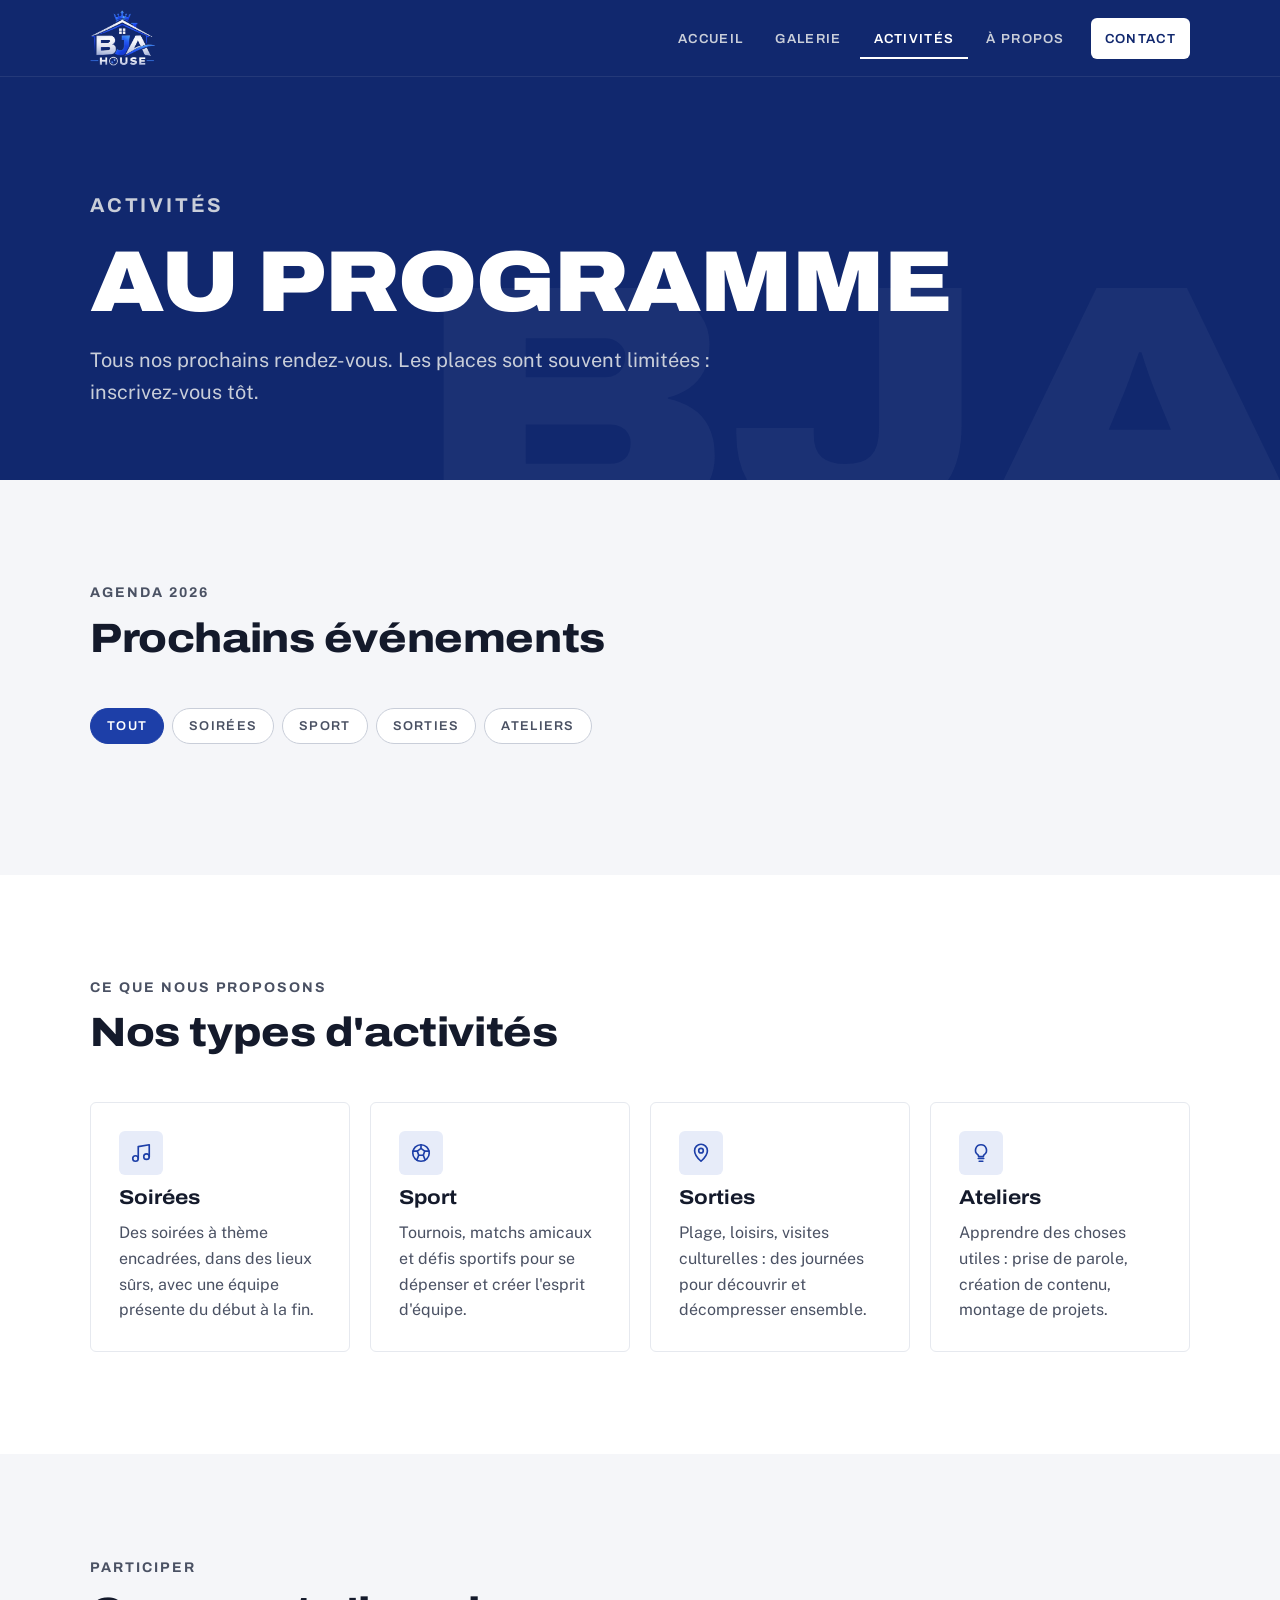
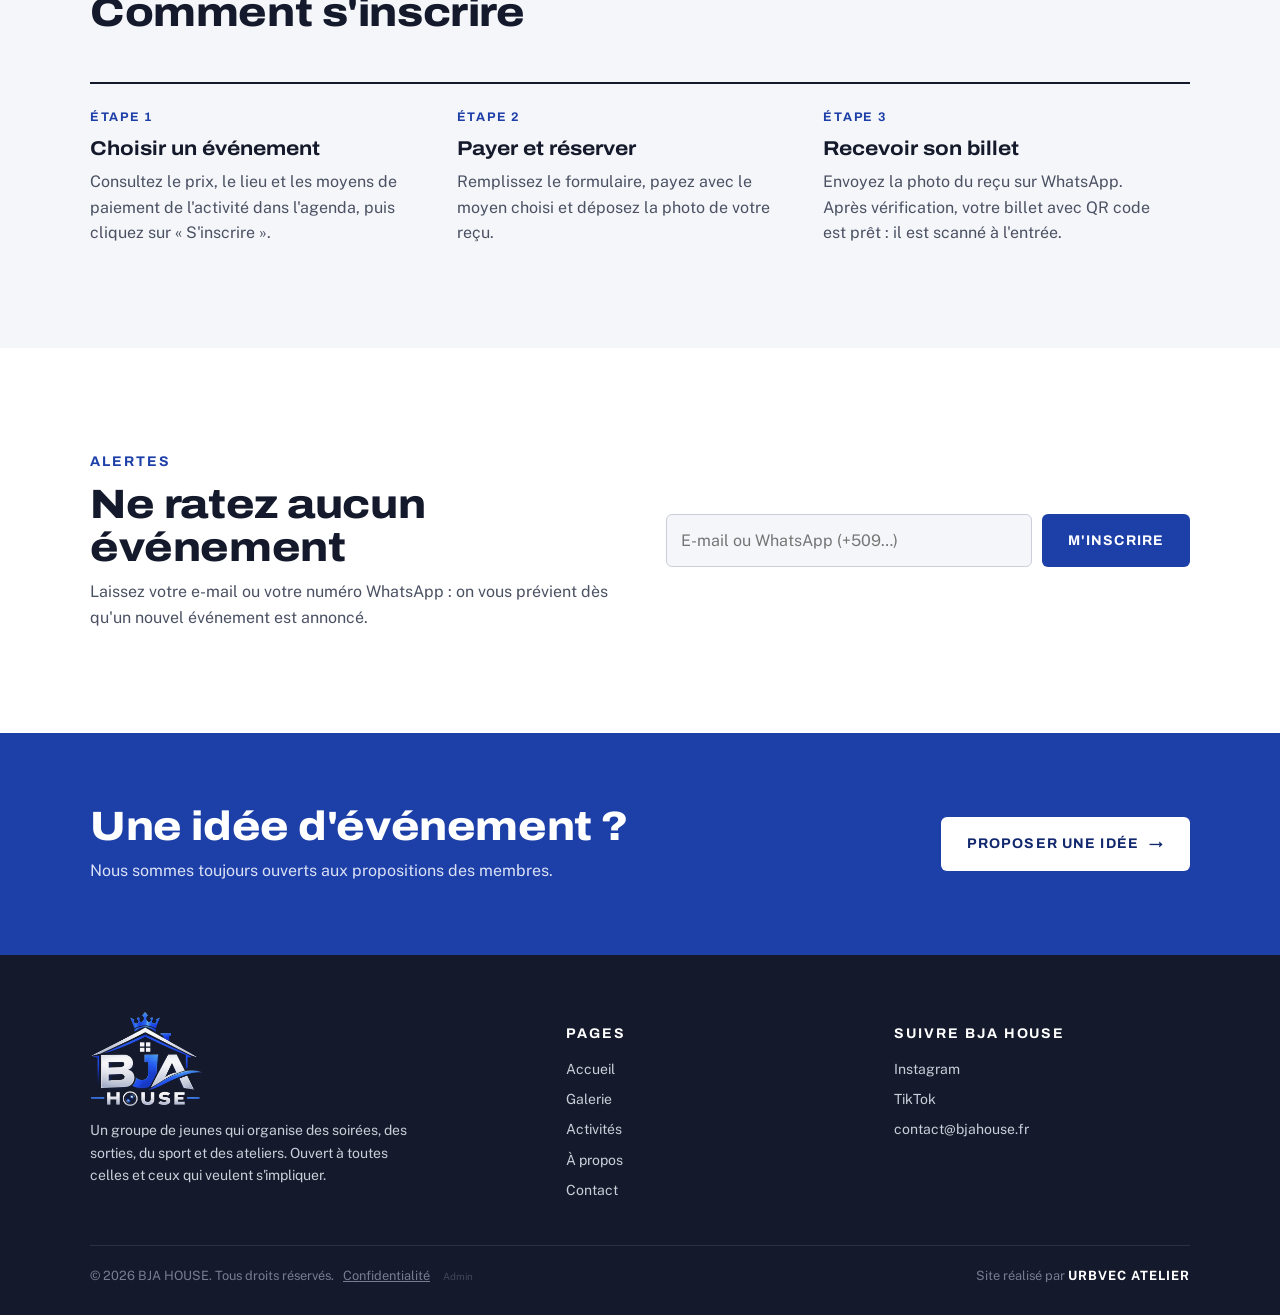
<file: activites.html>
<!doctype html>
<html lang="fr">
<head>
<meta charset="utf-8">
<meta name="viewport" content="width=device-width, initial-scale=1, viewport-fit=cover">
<title>Activités · BJA HOUSE</title>
<meta name="description" content="Agenda des prochains événements BJA HOUSE : soirées, sport, sorties et ateliers.">
<link rel="canonical" href="https://bja-house.vercel.app/activites.html">
<meta property="og:type" content="website">
<meta property="og:site_name" content="BJA HOUSE">
<meta property="og:locale" content="fr_FR">
<meta property="og:title" content="Activités · BJA HOUSE">
<meta property="og:description" content="Agenda des prochains événements BJA HOUSE : soirées, sport, sorties et ateliers.">
<meta property="og:url" content="https://bja-house.vercel.app/activites.html">
<meta property="og:image" content="https://bja-house.vercel.app/assets/og.jpg">
<meta property="og:image:width" content="1200">
<meta property="og:image:height" content="630">
<meta property="og:image:alt" content="BJA HOUSE">
<meta name="twitter:card" content="summary_large_image">
<meta name="theme-color" content="#11286e">
<link rel="icon" href="assets/logo.png">
<link rel="preconnect" href="https://fonts.googleapis.com">
<link rel="preconnect" href="https://fonts.gstatic.com" crossorigin>
<link rel="stylesheet" href="https://fonts.googleapis.com/css2?family=Archivo:wdth,wght@62..125,400..900&family=Public+Sans:wght@400;500;600;700&display=swap">
<link rel="stylesheet" href="css/style.css">
</head>
<body>
<header class="site-header">
  <div class="wrap">
    <a class="brand" href="index.html" aria-label="BJA HOUSE, accueil">
      <img class="brand-logo" src="assets/logo.png" alt="BJA HOUSE">
      <span class="brand-text"><span class="brand-mark">BJA</span><span class="brand-name">HOUSE</span></span>
    </a>
    <button class="nav-toggle" type="button" aria-label="Ouvrir le menu" aria-expanded="false" aria-controls="nav"><span></span><span></span><span></span></button>
    <nav class="nav" id="nav" aria-label="Navigation principale">
      <a href="index.html">Accueil</a>
      <a href="galerie.html">Galerie</a>
      <a href="activites.html" aria-current="page">Activités</a>
      <a href="a-propos.html">À propos</a>
      <a class="nav-cta" href="contact.html">Contact</a>
    </nav>
  </div>
</header>
<main>
<section class="page-hero">
  <div class="wrap">
    <p class="eyebrow">Activités</p>
    <h1>Au programme</h1>
    <p>Tous nos prochains rendez-vous. Les places sont souvent limitées : inscrivez-vous tôt.</p>
  </div>
</section>

<section class="section">
  <div class="wrap">
    <div class="section-head">
      <p class="eyebrow">Agenda 2026</p>
      <h2>Prochains événements</h2>
    </div>
    <div class="filters" role="group" aria-label="Filtrer par catégorie" data-filter-group=".events .event" data-empty-target=".events-empty">
      <button class="filter" type="button" data-filter="tout" aria-pressed="true">Tout</button>
      <button class="filter" type="button" data-filter="soirees" aria-pressed="false">Soirées</button>
      <button class="filter" type="button" data-filter="sport" aria-pressed="false">Sport</button>
      <button class="filter" type="button" data-filter="sorties" aria-pressed="false">Sorties</button>
      <button class="filter" type="button" data-filter="ateliers" aria-pressed="false">Ateliers</button>
    </div>
    <div class="events" data-events-list>
      <noscript><p class="events-empty">Activez JavaScript pour voir l'agenda et réserver.</p></noscript>
    </div>
    <p class="events-empty" hidden>Aucun événement de ce type pour l'instant. Revenez bientôt ou proposez-en un !</p>
  </div>
</section>

<section class="section section--white">
  <div class="wrap">
    <div class="section-head reveal">
      <p class="eyebrow">Ce que nous proposons</p>
      <h2>Nos types d'activités</h2>
    </div>
    <div class="cards cards--4 reveal">
      <article class="card"><span class="card-icon"><svg viewBox="0 0 24 24" fill="none" stroke="currentColor" stroke-width="1.8" stroke-linecap="round" stroke-linejoin="round"><path d="M9 18V5l12-2v13"/><circle cx="6" cy="18" r="3"/><circle cx="18" cy="16" r="3"/></svg></span><h3>Soirées</h3><p>Des soirées à thème encadrées, dans des lieux sûrs, avec une équipe présente du début à la fin.</p></article>
      <article class="card"><span class="card-icon"><svg viewBox="0 0 24 24" fill="none" stroke="currentColor" stroke-width="1.8" stroke-linecap="round" stroke-linejoin="round"><circle cx="12" cy="12" r="9"/><path d="M12 7l4 3-1.5 4.5h-5L8 10z"/><path d="M12 3v4M21 10l-5 0M3 10h5M7.5 19.5l2-5M16.5 19.5l-2-5"/></svg></span><h3>Sport</h3><p>Tournois, matchs amicaux et défis sportifs pour se dépenser et créer l'esprit d'équipe.</p></article>
      <article class="card"><span class="card-icon"><svg viewBox="0 0 24 24" fill="none" stroke="currentColor" stroke-width="1.8" stroke-linecap="round" stroke-linejoin="round"><path d="M12 21s-7-6.2-7-11.5A7 7 0 0 1 19 9.5C19 14.8 12 21 12 21z"/><circle cx="12" cy="9.5" r="2.5"/></svg></span><h3>Sorties</h3><p>Plage, loisirs, visites culturelles : des journées pour découvrir et décompresser ensemble.</p></article>
      <article class="card"><span class="card-icon"><svg viewBox="0 0 24 24" fill="none" stroke="currentColor" stroke-width="1.8" stroke-linecap="round" stroke-linejoin="round"><path d="M9 18h6M10 21h4"/><path d="M12 3a6 6 0 0 0-3.6 10.8c.6.5 1 1.2 1 2V16h5.2v-.2c0-.8.4-1.5 1-2A6 6 0 0 0 12 3z"/></svg></span><h3>Ateliers</h3><p>Apprendre des choses utiles : prise de parole, création de contenu, montage de projets.</p></article>
    </div>
  </div>
</section>

<section class="section">
  <div class="wrap">
    <div class="section-head reveal">
      <p class="eyebrow">Participer</p>
      <h2>Comment s'inscrire</h2>
    </div>
    <div class="steps reveal">
      <div class="step"><h3>Choisir un événement</h3><p>Consultez le prix, le lieu et les moyens de paiement de l'activité dans l'agenda, puis cliquez sur « S'inscrire ».</p></div>
      <div class="step"><h3>Payer et réserver</h3><p>Remplissez le formulaire, payez avec le moyen choisi et déposez la photo de votre reçu.</p></div>
      <div class="step"><h3>Recevoir son billet</h3><p>Envoyez la photo du reçu sur WhatsApp. Après vérification, votre billet avec QR code est prêt : il est scanné à l'entrée.</p></div>
    </div>
  </div>
</section>

<section class="section section--white newsletter-section">
  <div class="wrap newsletter">
    <div class="newsletter-text">
      <p class="eyebrow">Alertes</p>
      <h2>Ne ratez aucun événement</h2>
      <p>Laissez votre e-mail ou votre numéro WhatsApp : on vous prévient dès qu'un nouvel événement est annoncé.</p>
    </div>
    <form class="newsletter-form" data-newsletter novalidate>
      <label class="sr-only" for="nl-contact">E-mail ou numéro WhatsApp</label>
      <input id="nl-contact" name="contact" type="text" inputmode="email" autocomplete="email" maxlength="160" placeholder="E-mail ou WhatsApp (+509…)" required>
      <button class="btn btn--primary" type="submit">M'inscrire</button>
      <p class="newsletter-status" role="status" hidden></p>
    </form>
  </div>
</section>

<section class="cta-band">
  <div class="wrap">
    <div>
      <h2>Une idée d'événement ?</h2>
      <p>Nous sommes toujours ouverts aux propositions des membres.</p>
    </div>
    <a class="btn btn--light" href="contact.html">Proposer une idée <span class="arrow" aria-hidden="true">→</span></a>
  </div>
</section>
</main>
<footer class="site-footer">
  <div class="wrap">
    <div class="footer-grid">
      <div>
        <a class="brand brand--footer" href="index.html" aria-label="BJA HOUSE, accueil"><img class="brand-logo" src="assets/logo.png" alt="BJA HOUSE"><span class="brand-text"><span class="brand-mark">BJA</span><span class="brand-name">HOUSE</span></span></a>
        <p>Un groupe de jeunes qui organise des soirées, des sorties, du sport et des ateliers. Ouvert à toutes celles et ceux qui veulent s'impliquer.</p>
      </div>
      <div>
        <p class="footer-title">Pages</p>
        <ul class="footer-links">
          <li><a href="index.html">Accueil</a></li>
          <li><a href="galerie.html">Galerie</a></li>
          <li><a href="activites.html">Activités</a></li>
          <li><a href="a-propos.html">À propos</a></li>
          <li><a href="contact.html">Contact</a></li>
        </ul>
      </div>
      <div>
        <p class="footer-title">Suivre BJA HOUSE</p>
        <ul class="footer-links">
          <li><a href="https://www.instagram.com/" target="_blank" rel="noopener" data-contact="instagram">Instagram</a></li>
          <li><a href="https://www.tiktok.com/" target="_blank" rel="noopener" data-contact="tiktok">TikTok</a></li>
          <li><a href="contact.html" data-contact="email">contact@bjahouse.fr</a></li>
        </ul>
      </div>
    </div>
    <div class="footer-bottom">
      <span>© <span data-year>2026</span> BJA HOUSE. Tous droits réservés. <a class="footer-legal" href="confidentialite.html">Confidentialité</a> <a class="admin-link" href="admin.html" rel="nofollow">Admin</a></span>
      <span>Site réalisé par <b class="credit">URBVEC ATELIER</b></span>
    </div>
  </div>
</footer>
<script src="js/config.js" defer></script>
<script src="js/api.js" defer></script>
<script src="js/main.js" defer></script>
<script src="js/activites.js" defer></script>
</body>
</html>
</file>
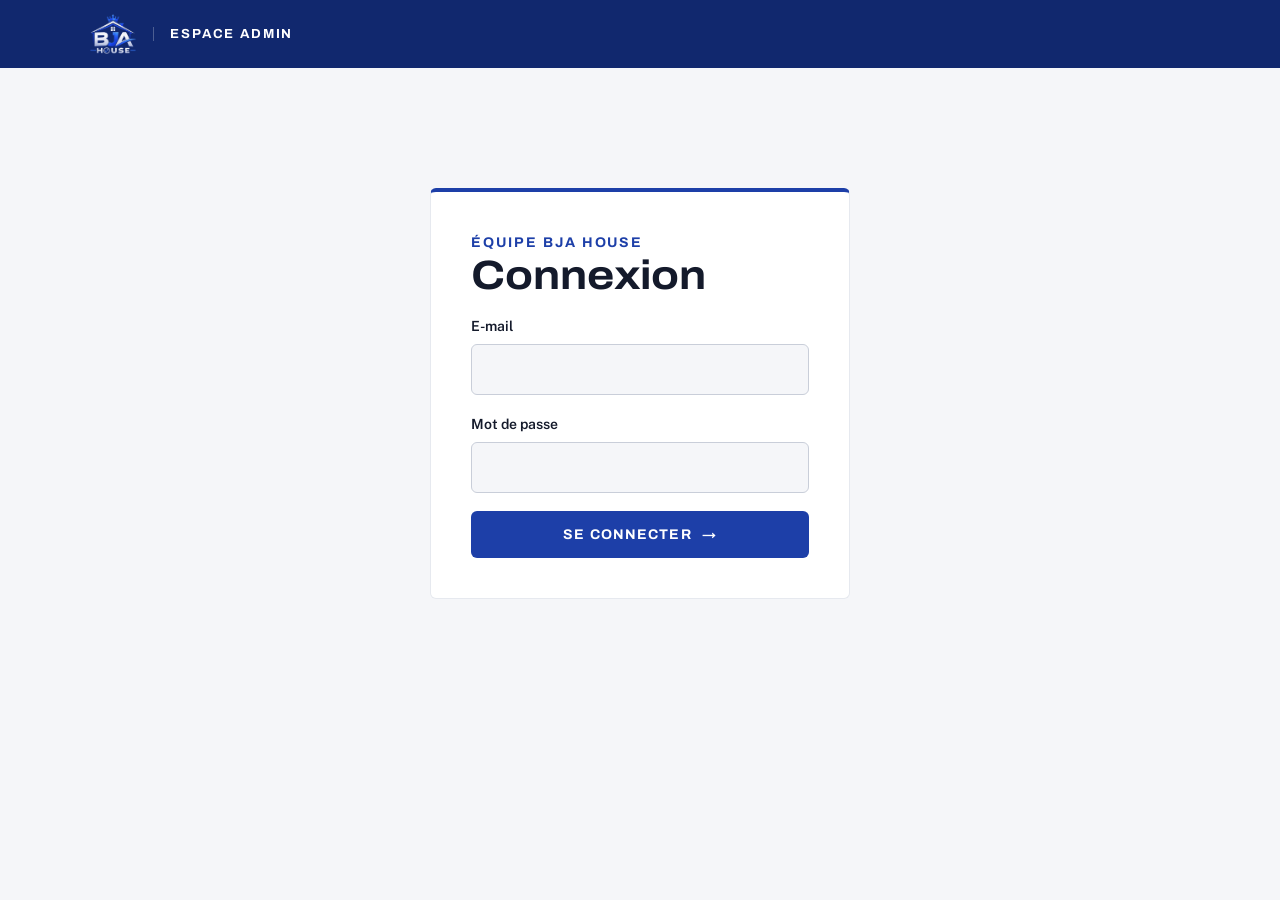
<file: admin.html>
<!doctype html>
<html lang="fr">
<head>
<meta charset="utf-8">
<meta name="viewport" content="width=device-width, initial-scale=1, viewport-fit=cover">
<title>Espace admin · BJA HOUSE</title>
<meta name="description" content="Espace réservé à l'équipe BJA HOUSE.">
<meta name="robots" content="noindex, nofollow">
<meta property="og:type" content="website">
<meta property="og:site_name" content="BJA HOUSE">
<meta property="og:locale" content="fr_FR">
<meta property="og:title" content="Espace admin · BJA HOUSE">
<meta property="og:description" content="Espace réservé à l'équipe BJA HOUSE.">
<meta property="og:url" content="https://bja-house.vercel.app/admin.html">
<meta property="og:image" content="https://bja-house.vercel.app/assets/og.jpg">
<meta property="og:image:width" content="1200">
<meta property="og:image:height" content="630">
<meta property="og:image:alt" content="BJA HOUSE">
<meta name="twitter:card" content="summary_large_image">
<meta name="theme-color" content="#11286e">
<link rel="icon" href="assets/logo.png">
<link rel="preconnect" href="https://fonts.googleapis.com">
<link rel="preconnect" href="https://fonts.gstatic.com" crossorigin>
<link rel="stylesheet" href="https://fonts.googleapis.com/css2?family=Archivo:wdth,wght@62..125,400..900&family=Public+Sans:wght@400;500;600;700&display=swap">
<link rel="stylesheet" href="css/style.css">
</head>
<body>
<header class="admin-bar">
  <div class="wrap">
    <a class="brand" href="index.html" aria-label="BJA HOUSE, retour au site">
      <img class="brand-logo" src="assets/logo.png" alt="BJA HOUSE">
    </a>
    <span class="admin-bar-title">Espace admin</span>
    <div class="admin-bar-user" data-session hidden>
      <span data-user-email></span>
      <button class="btn btn--ghost btn--sm" type="button" data-logout>Déconnexion</button>
    </div>
  </div>
</header>
<main class="admin">

<section class="admin-login" data-login hidden>
  <form class="form" id="login-form" novalidate>
    <div>
      <p class="eyebrow">Équipe BJA HOUSE</p>
      <h1>Connexion</h1>
    </div>
    <div class="field">
      <label for="login-email">E-mail</label>
      <input id="login-email" name="email" type="email" autocomplete="username" required>
    </div>
    <div class="field">
      <label for="login-password">Mot de passe</label>
      <input id="login-password" name="password" type="password" autocomplete="current-password" required>
    </div>
    <p class="form-status" role="status" hidden></p>
    <button class="btn btn--primary btn--block" type="submit">Se connecter <span class="arrow" aria-hidden="true">→</span></button>
  </form>
</section>

<section class="admin-app" data-app hidden>
  <div class="wrap">
    <div class="admin-stats" data-stats></div>

    <div class="admin-tabs" role="tablist" aria-label="Rubriques" data-tabs></div>

    <div class="admin-toolbar">
      <div class="admin-filters" data-filters></div>
      <div class="admin-tools"><span data-tools></span><button class="btn btn--outline btn--sm" type="button" data-refresh>Actualiser</button></div>
    </div>

    <p class="form-status" data-app-status role="status" hidden></p>
    <div class="admin-list" data-list aria-live="polite"></div>
  </div>
</section>

<dialog class="admin-editor" data-editor aria-labelledby="editor-title"></dialog>

<dialog class="admin-receipt" data-receipt>
  <div class="admin-receipt-head">
    <b data-receipt-title>Reçu</b>
    <button class="btn btn--outline btn--sm" type="button" data-receipt-close>Fermer</button>
  </div>
  <div class="admin-receipt-body" data-receipt-body></div>
</dialog>

</main>
<script src="js/config.js" defer></script>
<script src="js/api.js" defer></script>
<script src="js/admin.js" defer></script>
</body>
</html>
</file>
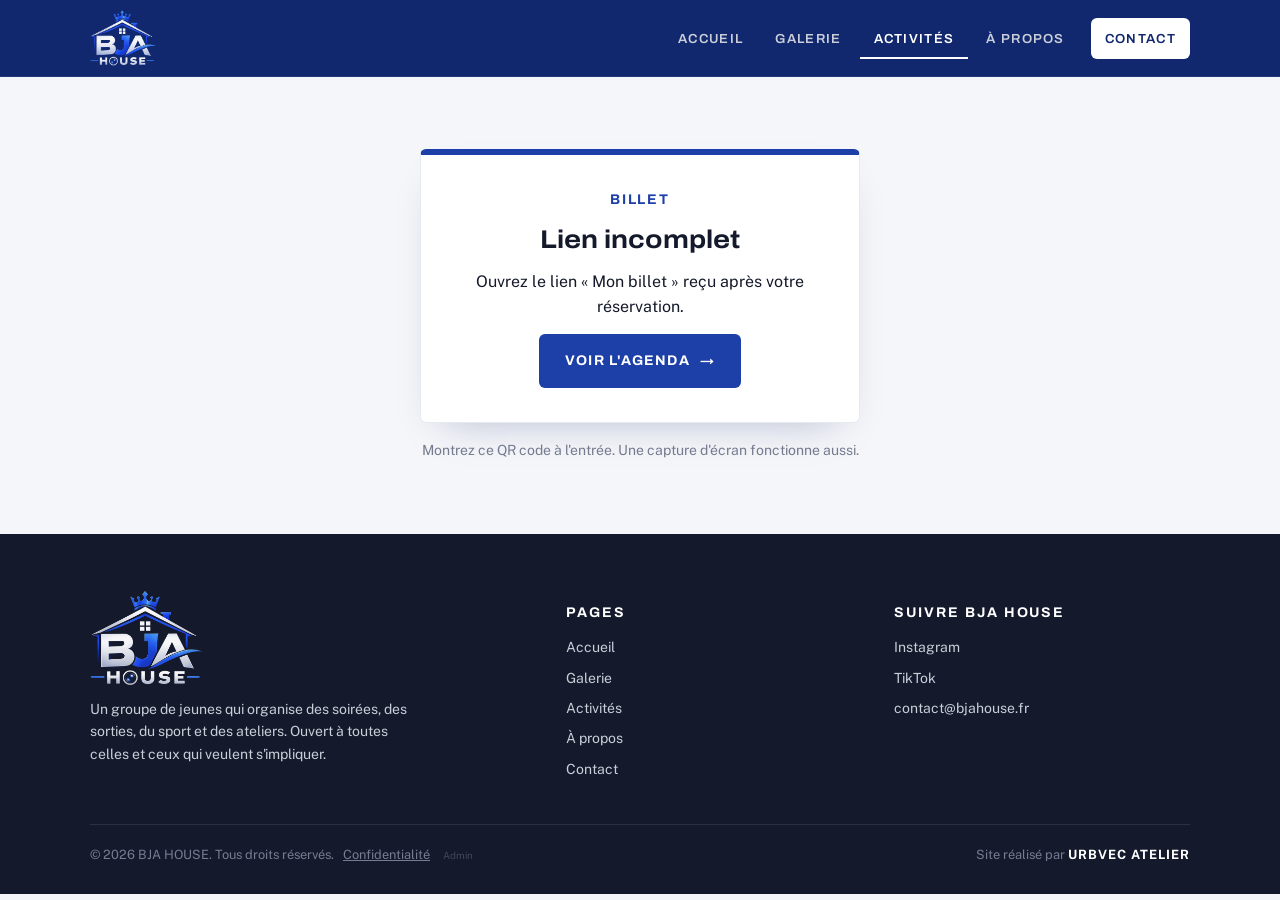
<file: billet.html>
<!doctype html>
<html lang="fr">
<head>
<meta charset="utf-8">
<meta name="viewport" content="width=device-width, initial-scale=1, viewport-fit=cover">
<title>Mon billet · BJA HOUSE</title>
<meta name="description" content="Votre billet BJA HOUSE avec QR code.">
<meta name="robots" content="noindex, nofollow">
<meta property="og:type" content="website">
<meta property="og:site_name" content="BJA HOUSE">
<meta property="og:locale" content="fr_FR">
<meta property="og:title" content="Mon billet · BJA HOUSE">
<meta property="og:description" content="Votre billet BJA HOUSE avec QR code.">
<meta property="og:url" content="https://bja-house.vercel.app/billet.html">
<meta property="og:image" content="https://bja-house.vercel.app/assets/og.jpg">
<meta property="og:image:width" content="1200">
<meta property="og:image:height" content="630">
<meta property="og:image:alt" content="BJA HOUSE">
<meta name="twitter:card" content="summary_large_image">
<meta name="theme-color" content="#11286e">
<link rel="icon" href="assets/logo.png">
<link rel="preconnect" href="https://fonts.googleapis.com">
<link rel="preconnect" href="https://fonts.gstatic.com" crossorigin>
<link rel="stylesheet" href="https://fonts.googleapis.com/css2?family=Archivo:wdth,wght@62..125,400..900&family=Public+Sans:wght@400;500;600;700&display=swap">
<link rel="stylesheet" href="css/style.css">
</head>
<body>
<header class="site-header">
  <div class="wrap">
    <a class="brand" href="index.html" aria-label="BJA HOUSE, accueil">
      <img class="brand-logo" src="assets/logo.png" alt="BJA HOUSE">
      <span class="brand-text"><span class="brand-mark">BJA</span><span class="brand-name">HOUSE</span></span>
    </a>
    <button class="nav-toggle" type="button" aria-label="Ouvrir le menu" aria-expanded="false" aria-controls="nav"><span></span><span></span><span></span></button>
    <nav class="nav" id="nav" aria-label="Navigation principale">
      <a href="index.html">Accueil</a>
      <a href="galerie.html">Galerie</a>
      <a href="activites.html" aria-current="page">Activités</a>
      <a href="a-propos.html">À propos</a>
      <a class="nav-cta" href="contact.html">Contact</a>
    </nav>
  </div>
</header>
<main>
<section class="section ticket-page">
  <div class="wrap">
    <div class="eticket" data-ticket aria-live="polite">
      <p class="events-empty">Chargement du billet…</p>
    </div>
    <p class="ticket-help">Montrez ce QR code à l'entrée. Une capture d'écran fonctionne aussi.</p>
  </div>
</section>
</main>
<footer class="site-footer">
  <div class="wrap">
    <div class="footer-grid">
      <div>
        <a class="brand brand--footer" href="index.html" aria-label="BJA HOUSE, accueil"><img class="brand-logo" src="assets/logo.png" alt="BJA HOUSE"><span class="brand-text"><span class="brand-mark">BJA</span><span class="brand-name">HOUSE</span></span></a>
        <p>Un groupe de jeunes qui organise des soirées, des sorties, du sport et des ateliers. Ouvert à toutes celles et ceux qui veulent s'impliquer.</p>
      </div>
      <div>
        <p class="footer-title">Pages</p>
        <ul class="footer-links">
          <li><a href="index.html">Accueil</a></li>
          <li><a href="galerie.html">Galerie</a></li>
          <li><a href="activites.html">Activités</a></li>
          <li><a href="a-propos.html">À propos</a></li>
          <li><a href="contact.html">Contact</a></li>
        </ul>
      </div>
      <div>
        <p class="footer-title">Suivre BJA HOUSE</p>
        <ul class="footer-links">
          <li><a href="https://www.instagram.com/" target="_blank" rel="noopener" data-contact="instagram">Instagram</a></li>
          <li><a href="https://www.tiktok.com/" target="_blank" rel="noopener" data-contact="tiktok">TikTok</a></li>
          <li><a href="contact.html" data-contact="email">contact@bjahouse.fr</a></li>
        </ul>
      </div>
    </div>
    <div class="footer-bottom">
      <span>© <span data-year>2026</span> BJA HOUSE. Tous droits réservés. <a class="footer-legal" href="confidentialite.html">Confidentialité</a> <a class="admin-link" href="admin.html" rel="nofollow">Admin</a></span>
      <span>Site réalisé par <b class="credit">URBVEC ATELIER</b></span>
    </div>
  </div>
</footer>
<script src="js/config.js" defer></script>
<script src="js/api.js" defer></script>
<script src="js/main.js" defer></script>
<script src="js/vendor/qrcode.js" defer></script>
<script src="js/billet.js" defer></script>
</body>
</html>
</file>
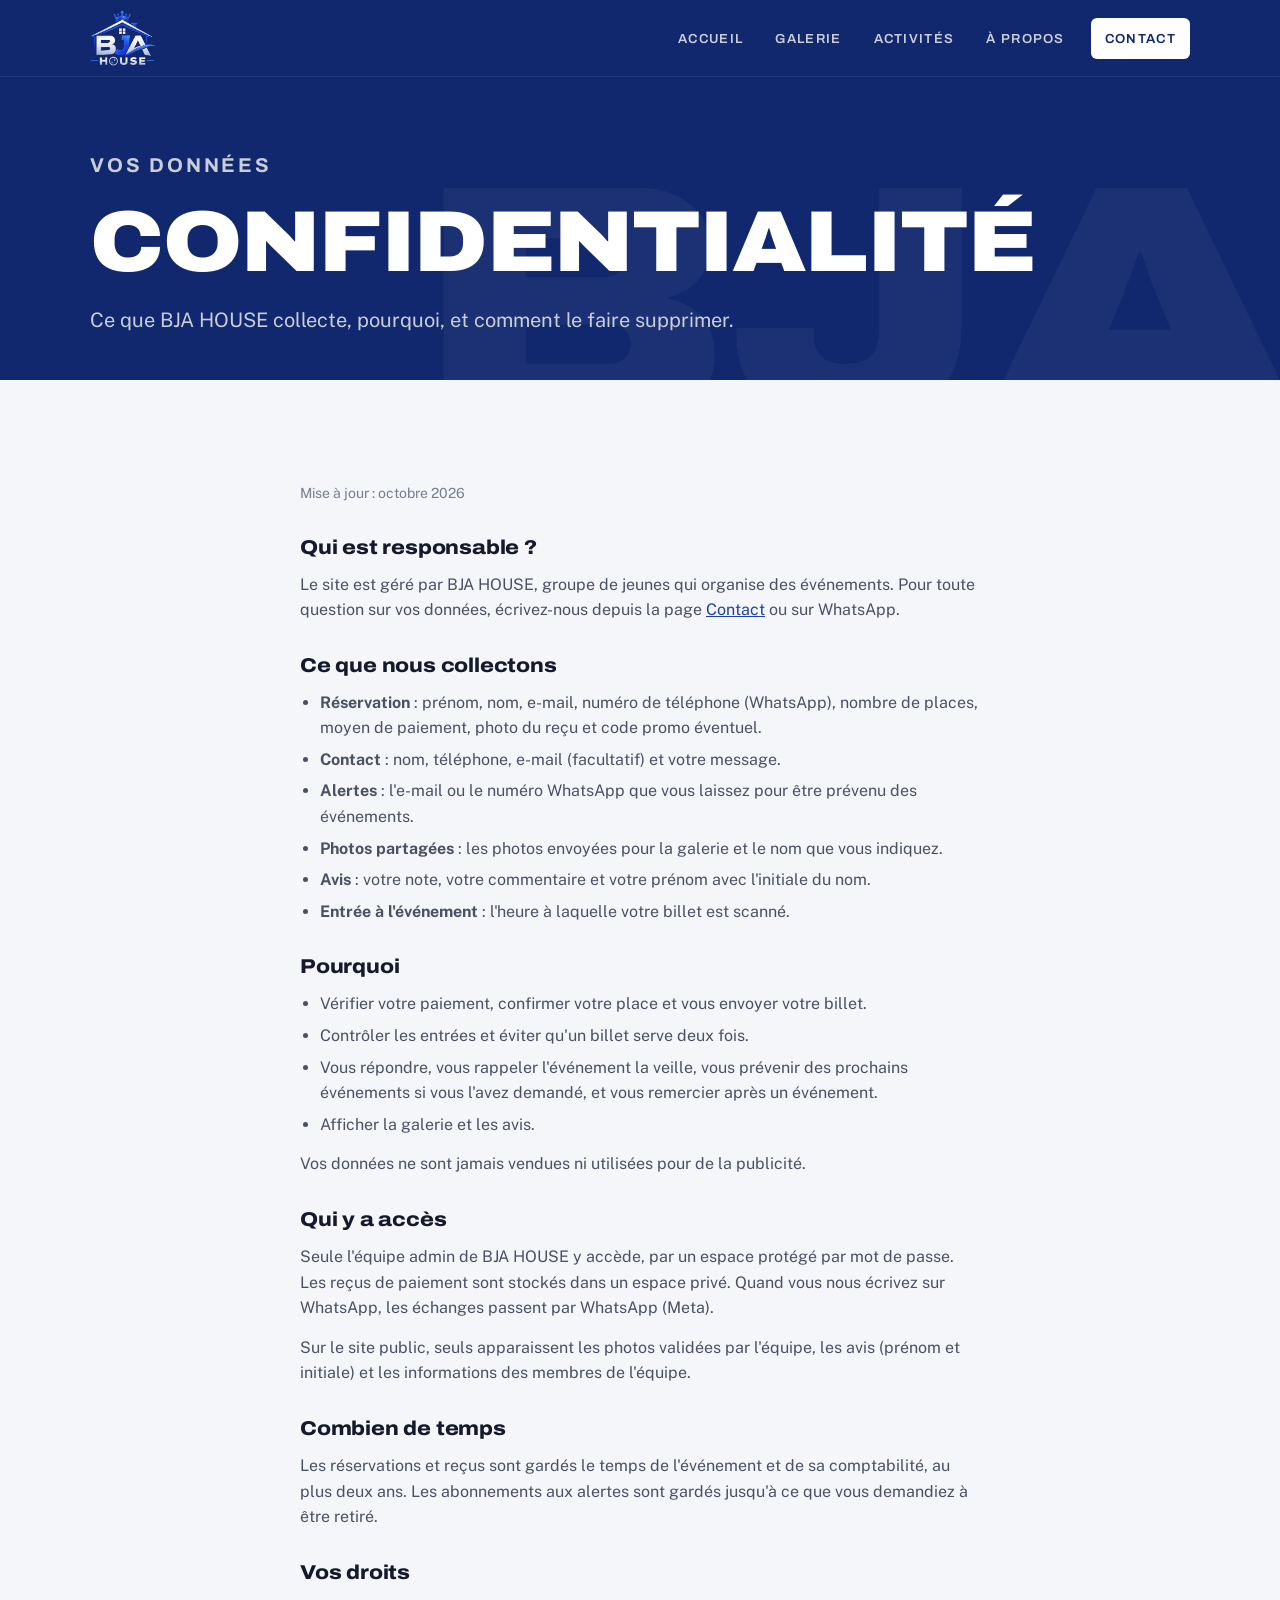
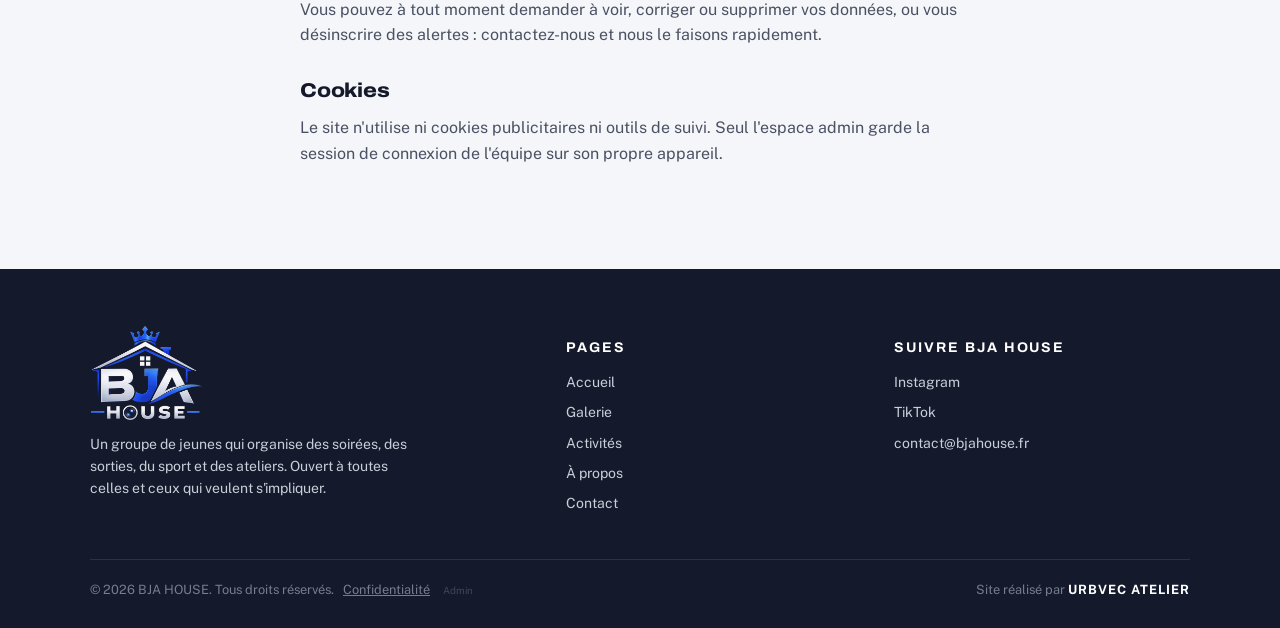
<file: confidentialite.html>
<!doctype html>
<html lang="fr">
<head>
<meta charset="utf-8">
<meta name="viewport" content="width=device-width, initial-scale=1, viewport-fit=cover">
<title>Confidentialité · BJA HOUSE</title>
<meta name="description" content="Comment BJA HOUSE utilise et protège vos données.">
<link rel="canonical" href="https://bja-house.vercel.app/confidentialite.html">
<meta property="og:type" content="website">
<meta property="og:site_name" content="BJA HOUSE">
<meta property="og:locale" content="fr_FR">
<meta property="og:title" content="Confidentialité · BJA HOUSE">
<meta property="og:description" content="Comment BJA HOUSE utilise et protège vos données.">
<meta property="og:url" content="https://bja-house.vercel.app/confidentialite.html">
<meta property="og:image" content="https://bja-house.vercel.app/assets/og.jpg">
<meta property="og:image:width" content="1200">
<meta property="og:image:height" content="630">
<meta property="og:image:alt" content="BJA HOUSE">
<meta name="twitter:card" content="summary_large_image">
<meta name="theme-color" content="#11286e">
<link rel="icon" href="assets/logo.png">
<link rel="preconnect" href="https://fonts.googleapis.com">
<link rel="preconnect" href="https://fonts.gstatic.com" crossorigin>
<link rel="stylesheet" href="https://fonts.googleapis.com/css2?family=Archivo:wdth,wght@62..125,400..900&family=Public+Sans:wght@400;500;600;700&display=swap">
<link rel="stylesheet" href="css/style.css">
</head>
<body>
<header class="site-header">
  <div class="wrap">
    <a class="brand" href="index.html" aria-label="BJA HOUSE, accueil">
      <img class="brand-logo" src="assets/logo.png" alt="BJA HOUSE">
      <span class="brand-text"><span class="brand-mark">BJA</span><span class="brand-name">HOUSE</span></span>
    </a>
    <button class="nav-toggle" type="button" aria-label="Ouvrir le menu" aria-expanded="false" aria-controls="nav"><span></span><span></span><span></span></button>
    <nav class="nav" id="nav" aria-label="Navigation principale">
      <a href="index.html">Accueil</a>
      <a href="galerie.html">Galerie</a>
      <a href="activites.html">Activités</a>
      <a href="a-propos.html">À propos</a>
      <a class="nav-cta" href="contact.html">Contact</a>
    </nav>
  </div>
</header>
<main>
<section class="page-hero page-hero--compact">
  <div class="wrap">
    <p class="eyebrow">Vos données</p>
    <h1>Confidentialité</h1>
    <p>Ce que BJA HOUSE collecte, pourquoi, et comment le faire supprimer.</p>
  </div>
</section>

<section class="section">
  <div class="wrap legal">
    <p class="legal-updated">Mise à jour : octobre 2026</p>

    <h2>Qui est responsable ?</h2>
    <p>Le site est géré par BJA HOUSE, groupe de jeunes qui organise des événements. Pour toute question sur vos données, écrivez-nous depuis la page <a href="contact.html">Contact</a> ou sur WhatsApp.</p>

    <h2>Ce que nous collectons</h2>
    <ul>
      <li><b>Réservation</b> : prénom, nom, e-mail, numéro de téléphone (WhatsApp), nombre de places, moyen de paiement, photo du reçu et code promo éventuel.</li>
      <li><b>Contact</b> : nom, téléphone, e-mail (facultatif) et votre message.</li>
      <li><b>Alertes</b> : l'e-mail ou le numéro WhatsApp que vous laissez pour être prévenu des événements.</li>
      <li><b>Photos partagées</b> : les photos envoyées pour la galerie et le nom que vous indiquez.</li>
      <li><b>Avis</b> : votre note, votre commentaire et votre prénom avec l'initiale du nom.</li>
      <li><b>Entrée à l'événement</b> : l'heure à laquelle votre billet est scanné.</li>
    </ul>

    <h2>Pourquoi</h2>
    <ul>
      <li>Vérifier votre paiement, confirmer votre place et vous envoyer votre billet.</li>
      <li>Contrôler les entrées et éviter qu'un billet serve deux fois.</li>
      <li>Vous répondre, vous rappeler l'événement la veille, vous prévenir des prochains événements si vous l'avez demandé, et vous remercier après un événement.</li>
      <li>Afficher la galerie et les avis.</li>
    </ul>
    <p>Vos données ne sont jamais vendues ni utilisées pour de la publicité.</p>

    <h2>Qui y a accès</h2>
    <p>Seule l'équipe admin de BJA HOUSE y accède, par un espace protégé par mot de passe. Les reçus de paiement sont stockés dans un espace privé. Quand vous nous écrivez sur WhatsApp, les échanges passent par WhatsApp (Meta).</p>
    <p>Sur le site public, seuls apparaissent les photos validées par l'équipe, les avis (prénom et initiale) et les informations des membres de l'équipe.</p>

    <h2>Combien de temps</h2>
    <p>Les réservations et reçus sont gardés le temps de l'événement et de sa comptabilité, au plus deux ans. Les abonnements aux alertes sont gardés jusqu'à ce que vous demandiez à être retiré.</p>

    <h2>Vos droits</h2>
    <p>Vous pouvez à tout moment demander à voir, corriger ou supprimer vos données, ou vous désinscrire des alertes : contactez-nous et nous le faisons rapidement.</p>

    <h2>Cookies</h2>
    <p>Le site n'utilise ni cookies publicitaires ni outils de suivi. Seul l'espace admin garde la session de connexion de l'équipe sur son propre appareil.</p>
  </div>
</section>
</main>
<footer class="site-footer">
  <div class="wrap">
    <div class="footer-grid">
      <div>
        <a class="brand brand--footer" href="index.html" aria-label="BJA HOUSE, accueil"><img class="brand-logo" src="assets/logo.png" alt="BJA HOUSE"><span class="brand-text"><span class="brand-mark">BJA</span><span class="brand-name">HOUSE</span></span></a>
        <p>Un groupe de jeunes qui organise des soirées, des sorties, du sport et des ateliers. Ouvert à toutes celles et ceux qui veulent s'impliquer.</p>
      </div>
      <div>
        <p class="footer-title">Pages</p>
        <ul class="footer-links">
          <li><a href="index.html">Accueil</a></li>
          <li><a href="galerie.html">Galerie</a></li>
          <li><a href="activites.html">Activités</a></li>
          <li><a href="a-propos.html">À propos</a></li>
          <li><a href="contact.html">Contact</a></li>
        </ul>
      </div>
      <div>
        <p class="footer-title">Suivre BJA HOUSE</p>
        <ul class="footer-links">
          <li><a href="https://www.instagram.com/" target="_blank" rel="noopener" data-contact="instagram">Instagram</a></li>
          <li><a href="https://www.tiktok.com/" target="_blank" rel="noopener" data-contact="tiktok">TikTok</a></li>
          <li><a href="contact.html" data-contact="email">contact@bjahouse.fr</a></li>
        </ul>
      </div>
    </div>
    <div class="footer-bottom">
      <span>© <span data-year>2026</span> BJA HOUSE. Tous droits réservés. <a class="footer-legal" href="confidentialite.html">Confidentialité</a> <a class="admin-link" href="admin.html" rel="nofollow">Admin</a></span>
      <span>Site réalisé par <b class="credit">URBVEC ATELIER</b></span>
    </div>
  </div>
</footer>
<script src="js/config.js" defer></script>
<script src="js/api.js" defer></script>
<script src="js/main.js" defer></script>
</body>
</html>
</file>
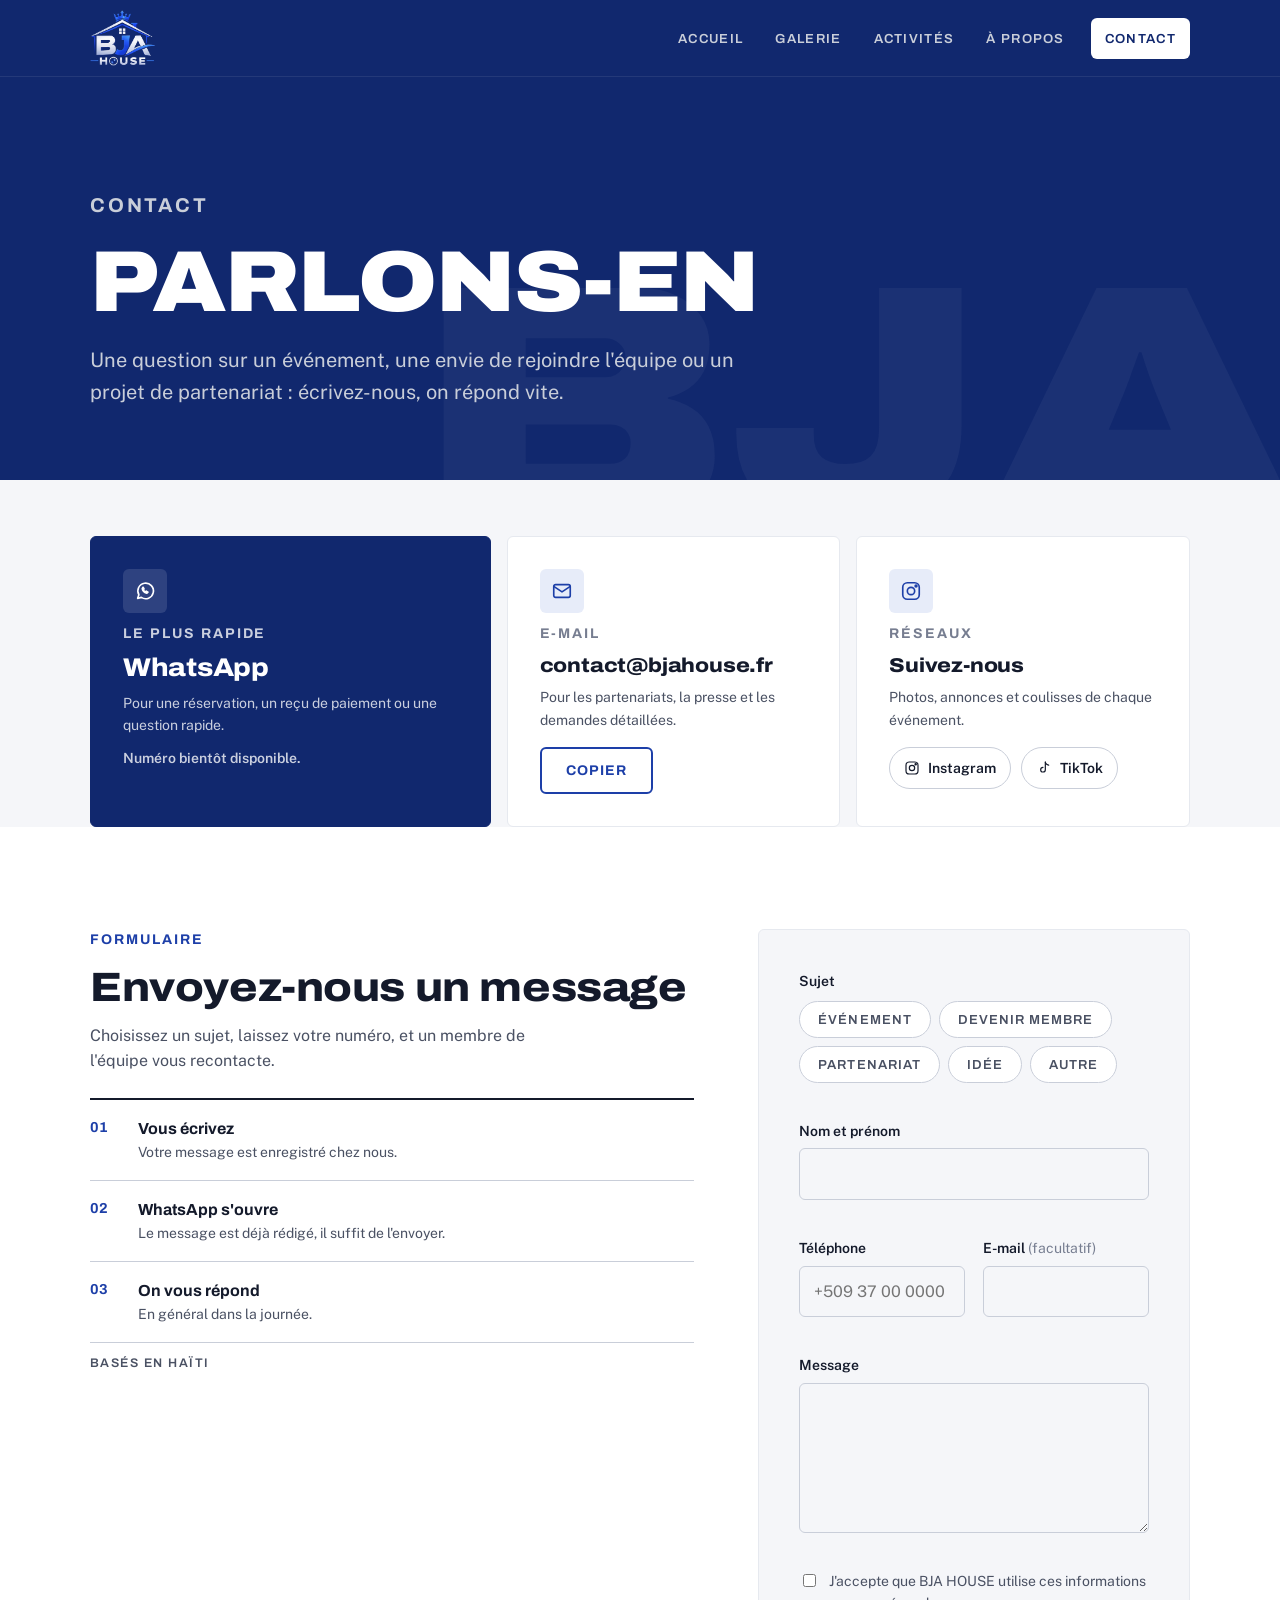
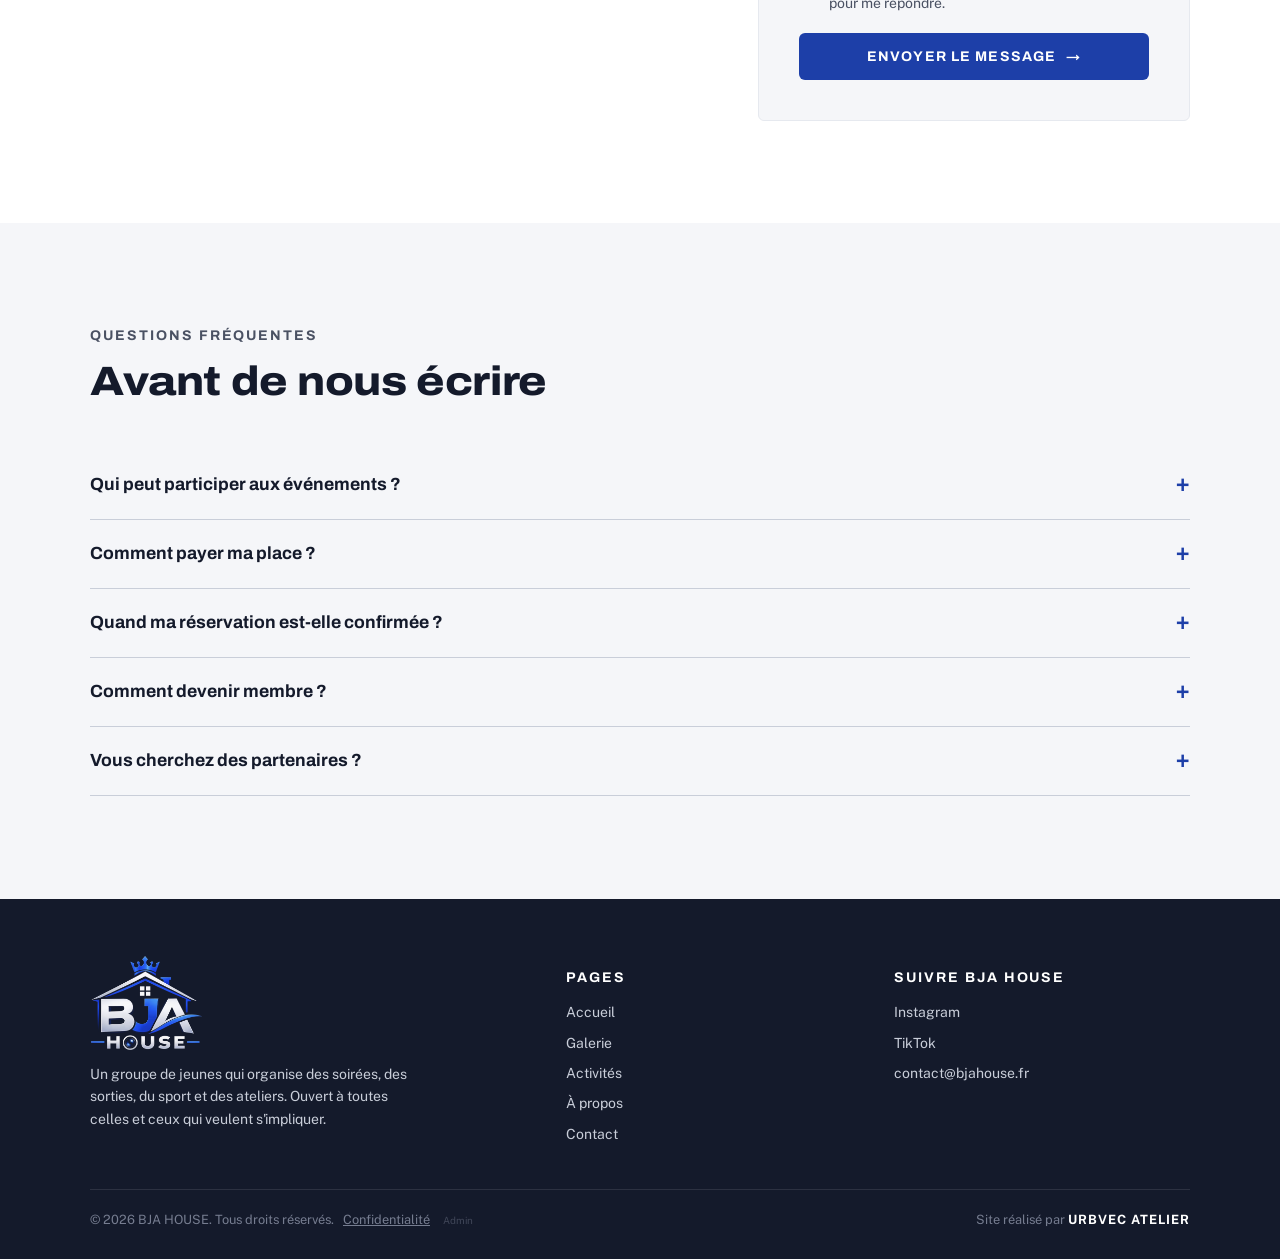
<file: contact.html>
<!doctype html>
<html lang="fr">
<head>
<meta charset="utf-8">
<meta name="viewport" content="width=device-width, initial-scale=1, viewport-fit=cover">
<title>Contact · BJA HOUSE</title>
<meta name="description" content="Contacter BJA HOUSE : réservations, adhésion, partenariats et idées d'événements.">
<link rel="canonical" href="https://bja-house.vercel.app/contact.html">
<meta property="og:type" content="website">
<meta property="og:site_name" content="BJA HOUSE">
<meta property="og:locale" content="fr_FR">
<meta property="og:title" content="Contact · BJA HOUSE">
<meta property="og:description" content="Contacter BJA HOUSE : réservations, adhésion, partenariats et idées d'événements.">
<meta property="og:url" content="https://bja-house.vercel.app/contact.html">
<meta property="og:image" content="https://bja-house.vercel.app/assets/og.jpg">
<meta property="og:image:width" content="1200">
<meta property="og:image:height" content="630">
<meta property="og:image:alt" content="BJA HOUSE">
<meta name="twitter:card" content="summary_large_image">
<meta name="theme-color" content="#11286e">
<link rel="icon" href="assets/logo.png">
<link rel="preconnect" href="https://fonts.googleapis.com">
<link rel="preconnect" href="https://fonts.gstatic.com" crossorigin>
<link rel="stylesheet" href="https://fonts.googleapis.com/css2?family=Archivo:wdth,wght@62..125,400..900&family=Public+Sans:wght@400;500;600;700&display=swap">
<link rel="stylesheet" href="css/style.css">
</head>
<body>
<header class="site-header">
  <div class="wrap">
    <a class="brand" href="index.html" aria-label="BJA HOUSE, accueil">
      <img class="brand-logo" src="assets/logo.png" alt="BJA HOUSE">
      <span class="brand-text"><span class="brand-mark">BJA</span><span class="brand-name">HOUSE</span></span>
    </a>
    <button class="nav-toggle" type="button" aria-label="Ouvrir le menu" aria-expanded="false" aria-controls="nav"><span></span><span></span><span></span></button>
    <nav class="nav" id="nav" aria-label="Navigation principale">
      <a href="index.html">Accueil</a>
      <a href="galerie.html">Galerie</a>
      <a href="activites.html">Activités</a>
      <a href="a-propos.html">À propos</a>
      <a class="nav-cta" href="contact.html" aria-current="page">Contact</a>
    </nav>
  </div>
</header>
<main>
<section class="page-hero">
  <div class="wrap">
    <p class="eyebrow">Contact</p>
    <h1>Parlons-en</h1>
    <p>Une question sur un événement, une envie de rejoindre l'équipe ou un projet de partenariat : écrivez-nous, on répond vite.</p>
  </div>
</section>

<section class="section section--tight">
  <div class="wrap channels stagger">
    <article class="channel channel--main" style="--i:0">
      <span class="channel-icon"><svg viewBox="0 0 24 24" fill="none" stroke="currentColor" stroke-width="1.8" stroke-linejoin="round"><path d="M4 20l1.3-3.9A8.5 8.5 0 1 1 8 19z"/><path d="M9 9.5c.3 2 2.5 4.3 5 5l1.2-1.3-1.8-1-1 .8c-.9-.4-1.9-1.4-2.3-2.3l.8-1-1-1.8z"/></svg></span>
      <p class="eyebrow">Le plus rapide</p>
      <h2>WhatsApp</h2>
      <p>Pour une réservation, un reçu de paiement ou une question rapide.</p>
      <a class="btn btn--light" href="#" data-whatsapp-link hidden>Écrire sur WhatsApp <span class="arrow" aria-hidden="true">→</span></a>
      <p class="channel-note" data-whatsapp-missing>Numéro bientôt disponible.</p>
    </article>
    <article class="channel" style="--i:1">
      <span class="channel-icon">
        <svg viewBox="0 0 24 24" fill="none" stroke="currentColor" stroke-width="1.8" stroke-linejoin="round"><rect x="3" y="5" width="18" height="14" rx="2"/><path d="M3 7l9 6 9-6"/></svg>
      </span>
      <p class="eyebrow">E-mail</p>
      <h2 class="channel-value" data-contact="email">contact@bjahouse.fr</h2>
      <p>Pour les partenariats, la presse et les demandes détaillées.</p>
      <button class="btn btn--outline" type="button" data-copy="contact@bjahouse.fr" data-contact="email-copy">Copier</button>
    </article>
    <article class="channel" style="--i:2">
      <span class="channel-icon"><svg viewBox="0 0 24 24" fill="none" stroke="currentColor" stroke-width="1.8"><rect x="3" y="3" width="18" height="18" rx="5"/><circle cx="12" cy="12" r="4"/><circle cx="17.5" cy="6.5" r="1" fill="currentColor"/></svg></span>
      <p class="eyebrow">Réseaux</p>
      <h2>Suivez-nous</h2>
      <p>Photos, annonces et coulisses de chaque événement.</p>
      <div class="socials">
        <a href="https://www.instagram.com/" target="_blank" rel="noopener" data-contact="instagram"><svg viewBox="0 0 24 24" fill="none" stroke="currentColor" stroke-width="1.8"><rect x="3" y="3" width="18" height="18" rx="5"/><circle cx="12" cy="12" r="4"/><circle cx="17.5" cy="6.5" r="1" fill="currentColor"/></svg> Instagram</a>
        <a href="https://www.tiktok.com/" target="_blank" rel="noopener" data-contact="tiktok"><svg viewBox="0 0 24 24" fill="none" stroke="currentColor" stroke-width="1.8" stroke-linecap="round"><path d="M14 3v11.5a3.5 3.5 0 1 1-3.5-3.5"/><path d="M14 3c.5 2.8 2.3 4.5 5 4.8"/></svg> TikTok</a>
      </div>
    </article>
  </div>
</section>

<section class="section section--white">
  <div class="wrap contact-grid">
    <div class="contact-intro">
      <p class="eyebrow">Formulaire</p>
      <h2>Envoyez-nous un message</h2>
      <p>Choisissez un sujet, laissez votre numéro, et un membre de l'équipe vous recontacte.</p>
      <ol class="contact-steps">
        <li><b>Vous écrivez</b><span>Votre message est enregistré chez nous.</span></li>
        <li><b>WhatsApp s'ouvre</b><span>Le message est déjà rédigé, il suffit de l'envoyer.</span></li>
        <li><b>On vous répond</b><span>En général dans la journée.</span></li>
      </ol>
      <p class="contact-place">Basés en Haïti</p>
    </div>

    <form class="form" id="contact-form" novalidate>
      <fieldset class="field">
        <legend>Sujet</legend>
        <div class="chips">
          <label class="chip"><input type="radio" name="sujet" value="Événement" required><span>Événement</span></label>
          <label class="chip"><input type="radio" name="sujet" value="Devenir membre"><span>Devenir membre</span></label>
          <label class="chip"><input type="radio" name="sujet" value="Partenariat"><span>Partenariat</span></label>
          <label class="chip"><input type="radio" name="sujet" value="Idée"><span>Idée</span></label>
          <label class="chip"><input type="radio" name="sujet" value="Autre"><span>Autre</span></label>
        </div>
        <span class="field-error" id="sujet-error"></span>
      </fieldset>
      <div class="field">
        <label for="nom">Nom et prénom</label>
        <input id="nom" name="nom" type="text" autocomplete="name" maxlength="120" required>
        <span class="field-error" id="nom-error"></span>
      </div>
      <div class="form-row">
        <div class="field">
          <label for="telephone">Téléphone</label>
          <input id="telephone" name="telephone" type="tel" autocomplete="tel" inputmode="tel" maxlength="20" placeholder="+509 37 00 0000" required>
          <span class="field-error" id="telephone-error"></span>
        </div>
        <div class="field">
          <label for="email">E-mail <span class="optional">(facultatif)</span></label>
          <input id="email" name="email" type="email" autocomplete="email" maxlength="160">
          <span class="field-error" id="email-error"></span>
        </div>
      </div>
      <div class="field">
        <label for="message">Message</label>
        <textarea id="message" name="message" maxlength="2000" required></textarea>
        <span class="field-error" id="message-error"></span>
      </div>
      <input type="text" name="website" id="website" tabindex="-1" autocomplete="off" aria-hidden="true" style="position:absolute;left:-9999px">
      <div>
        <label class="consent"><input type="checkbox" id="consentement" name="consentement"> J'accepte que BJA HOUSE utilise ces informations pour me répondre.</label>
        <span class="field-error" id="consentement-error"></span>
      </div>
      <p class="form-status" role="status" hidden></p>
      <button class="btn btn--primary btn--block" type="submit">Envoyer le message <span class="arrow" aria-hidden="true">→</span></button>
    </form>
  </div>
</section>

<section class="section">
  <div class="wrap">
    <div class="section-head">
      <p class="eyebrow">Questions fréquentes</p>
      <h2>Avant de nous écrire</h2>
    </div>
    <div class="faq">
      <details><summary>Qui peut participer aux événements ?</summary><p>Nos événements sont ouverts aux jeunes, membres ou non. Certaines activités ont un âge minimum, précisé dans l'agenda.</p></details>
      <details><summary>Comment payer ma place ?</summary><p>Par MonCash ou NatCash. Choisissez l'événement dans l'agenda, cliquez sur « S'inscrire » : les instructions de paiement s'affichent, puis envoyez la photo du reçu sur WhatsApp.</p></details>
      <details><summary>Quand ma réservation est-elle confirmée ?</summary><p>Dès que l'équipe a vérifié votre reçu. On vous le confirme sur WhatsApp avec votre référence BJA.</p></details>
      <details><summary>Comment devenir membre ?</summary><p>Envoyez-nous un message avec le sujet « Devenir membre ». On vous invite à une rencontre pour faire connaissance.</p></details>
      <details><summary>Vous cherchez des partenaires ?</summary><p>Oui. Marques, associations ou lieux : choisissez le sujet « Partenariat » et présentez votre projet en quelques lignes.</p></details>
    </div>
  </div>
</section>
</main>
<footer class="site-footer">
  <div class="wrap">
    <div class="footer-grid">
      <div>
        <a class="brand brand--footer" href="index.html" aria-label="BJA HOUSE, accueil"><img class="brand-logo" src="assets/logo.png" alt="BJA HOUSE"><span class="brand-text"><span class="brand-mark">BJA</span><span class="brand-name">HOUSE</span></span></a>
        <p>Un groupe de jeunes qui organise des soirées, des sorties, du sport et des ateliers. Ouvert à toutes celles et ceux qui veulent s'impliquer.</p>
      </div>
      <div>
        <p class="footer-title">Pages</p>
        <ul class="footer-links">
          <li><a href="index.html">Accueil</a></li>
          <li><a href="galerie.html">Galerie</a></li>
          <li><a href="activites.html">Activités</a></li>
          <li><a href="a-propos.html">À propos</a></li>
          <li><a href="contact.html">Contact</a></li>
        </ul>
      </div>
      <div>
        <p class="footer-title">Suivre BJA HOUSE</p>
        <ul class="footer-links">
          <li><a href="https://www.instagram.com/" target="_blank" rel="noopener" data-contact="instagram">Instagram</a></li>
          <li><a href="https://www.tiktok.com/" target="_blank" rel="noopener" data-contact="tiktok">TikTok</a></li>
          <li><a href="contact.html" data-contact="email">contact@bjahouse.fr</a></li>
        </ul>
      </div>
    </div>
    <div class="footer-bottom">
      <span>© <span data-year>2026</span> BJA HOUSE. Tous droits réservés. <a class="footer-legal" href="confidentialite.html">Confidentialité</a> <a class="admin-link" href="admin.html" rel="nofollow">Admin</a></span>
      <span>Site réalisé par <b class="credit">URBVEC ATELIER</b></span>
    </div>
  </div>
</footer>
<script src="js/config.js" defer></script>
<script src="js/api.js" defer></script>
<script src="js/main.js" defer></script>
<script src="js/contact.js" defer></script>
</body>
</html>
</file>
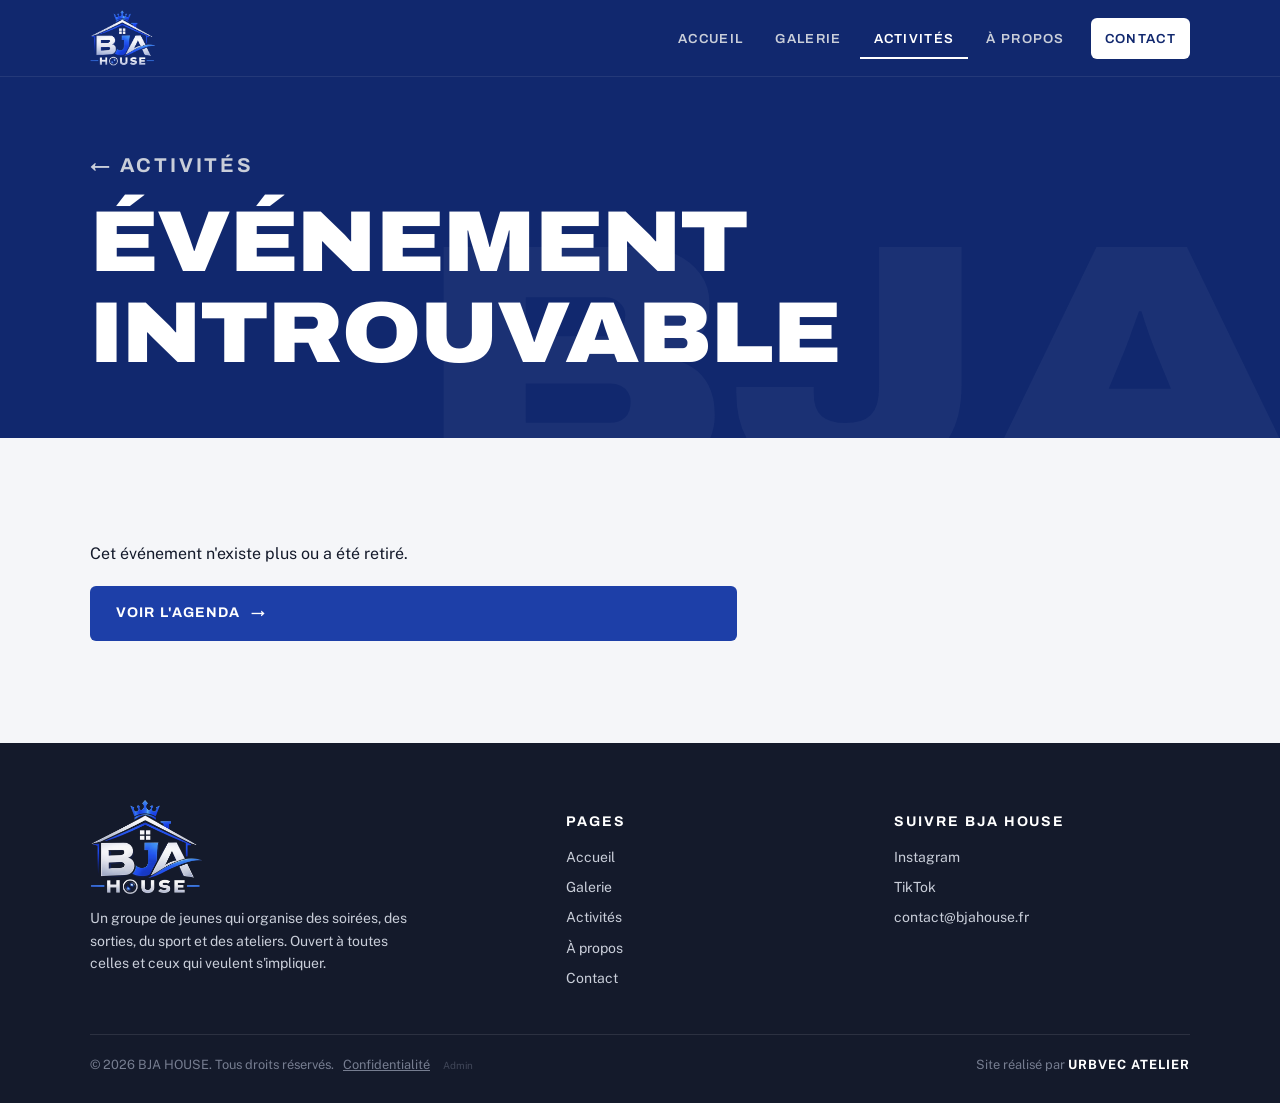
<file: evenement.html>
<!doctype html>
<html lang="fr">
<head>
<meta charset="utf-8">
<meta name="viewport" content="width=device-width, initial-scale=1, viewport-fit=cover">
<title>Événement · BJA HOUSE</title>
<meta name="description" content="Détails d'un événement BJA HOUSE, places restantes et avis des participants.">
<link rel="canonical" href="https://bja-house.vercel.app/evenement.html">
<meta property="og:type" content="website">
<meta property="og:site_name" content="BJA HOUSE">
<meta property="og:locale" content="fr_FR">
<meta property="og:title" content="Événement · BJA HOUSE">
<meta property="og:description" content="Détails d'un événement BJA HOUSE, places restantes et avis des participants.">
<meta property="og:url" content="https://bja-house.vercel.app/evenement.html">
<meta property="og:image" content="https://bja-house.vercel.app/assets/og.jpg">
<meta property="og:image:width" content="1200">
<meta property="og:image:height" content="630">
<meta property="og:image:alt" content="BJA HOUSE">
<meta name="twitter:card" content="summary_large_image">
<meta name="theme-color" content="#11286e">
<link rel="icon" href="assets/logo.png">
<link rel="preconnect" href="https://fonts.googleapis.com">
<link rel="preconnect" href="https://fonts.gstatic.com" crossorigin>
<link rel="stylesheet" href="https://fonts.googleapis.com/css2?family=Archivo:wdth,wght@62..125,400..900&family=Public+Sans:wght@400;500;600;700&display=swap">
<link rel="stylesheet" href="css/style.css">
</head>
<body>
<header class="site-header">
  <div class="wrap">
    <a class="brand" href="index.html" aria-label="BJA HOUSE, accueil">
      <img class="brand-logo" src="assets/logo.png" alt="BJA HOUSE">
      <span class="brand-text"><span class="brand-mark">BJA</span><span class="brand-name">HOUSE</span></span>
    </a>
    <button class="nav-toggle" type="button" aria-label="Ouvrir le menu" aria-expanded="false" aria-controls="nav"><span></span><span></span><span></span></button>
    <nav class="nav" id="nav" aria-label="Navigation principale">
      <a href="index.html">Accueil</a>
      <a href="galerie.html">Galerie</a>
      <a href="activites.html" aria-current="page">Activités</a>
      <a href="a-propos.html">À propos</a>
      <a class="nav-cta" href="contact.html">Contact</a>
    </nav>
  </div>
</header>
<main>
<section class="page-hero page-hero--compact event-hero" data-event-hero>
  <div class="wrap">
    <p class="eyebrow"><a class="back-link" href="activites.html">← Activités</a></p>
    <h1 data-event-title>Événement</h1>
    <p data-event-sub></p>
  </div>
</section>

<section class="section">
  <div class="wrap event-detail">
    <div class="event-detail-main" data-event-main>
      <p class="events-empty">Chargement de l'événement…</p>
    </div>
    <aside class="booking-summary event-detail-side" data-event-side></aside>
  </div>
</section>

<section class="section section--white" data-reviews hidden>
  <div class="wrap reviews">
    <div class="section-head">
      <p class="eyebrow">Avis</p>
      <h2>Ce qu'en disent les participants</h2>
      <p data-reviews-summary></p>
    </div>
    <div class="reviews-list" data-reviews-list></div>

    <form class="form review-form" id="review-form" novalidate hidden>
      <h3>Vous y étiez ? Laissez votre avis</h3>
      <fieldset class="field stars-field">
        <legend>Votre note</legend>
        <div class="stars-input">
          <input type="radio" id="note-5" name="note" value="5"><label for="note-5" title="5 sur 5">★</label>
          <input type="radio" id="note-4" name="note" value="4"><label for="note-4" title="4 sur 5">★</label>
          <input type="radio" id="note-3" name="note" value="3"><label for="note-3" title="3 sur 5">★</label>
          <input type="radio" id="note-2" name="note" value="2"><label for="note-2" title="2 sur 5">★</label>
          <input type="radio" id="note-1" name="note" value="1"><label for="note-1" title="1 sur 5">★</label>
        </div>
      </fieldset>
      <div class="field">
        <label for="avis-commentaire">Votre commentaire</label>
        <textarea id="avis-commentaire" name="commentaire" maxlength="800"></textarea>
      </div>
      <div class="field">
        <label for="avis-code">Votre référence de réservation</label>
        <input id="avis-code" name="code" type="text" maxlength="60" placeholder="BJA-XXXXXX" autocapitalize="characters" spellcheck="false">
        <span class="admin-hint">Elle figure sur votre billet. Seules les personnes présentes peuvent laisser un avis.</span>
      </div>
      <p class="form-status" role="status" hidden></p>
      <button class="btn btn--primary" type="submit">Publier mon avis</button>
    </form>
  </div>
</section>
</main>
<footer class="site-footer">
  <div class="wrap">
    <div class="footer-grid">
      <div>
        <a class="brand brand--footer" href="index.html" aria-label="BJA HOUSE, accueil"><img class="brand-logo" src="assets/logo.png" alt="BJA HOUSE"><span class="brand-text"><span class="brand-mark">BJA</span><span class="brand-name">HOUSE</span></span></a>
        <p>Un groupe de jeunes qui organise des soirées, des sorties, du sport et des ateliers. Ouvert à toutes celles et ceux qui veulent s'impliquer.</p>
      </div>
      <div>
        <p class="footer-title">Pages</p>
        <ul class="footer-links">
          <li><a href="index.html">Accueil</a></li>
          <li><a href="galerie.html">Galerie</a></li>
          <li><a href="activites.html">Activités</a></li>
          <li><a href="a-propos.html">À propos</a></li>
          <li><a href="contact.html">Contact</a></li>
        </ul>
      </div>
      <div>
        <p class="footer-title">Suivre BJA HOUSE</p>
        <ul class="footer-links">
          <li><a href="https://www.instagram.com/" target="_blank" rel="noopener" data-contact="instagram">Instagram</a></li>
          <li><a href="https://www.tiktok.com/" target="_blank" rel="noopener" data-contact="tiktok">TikTok</a></li>
          <li><a href="contact.html" data-contact="email">contact@bjahouse.fr</a></li>
        </ul>
      </div>
    </div>
    <div class="footer-bottom">
      <span>© <span data-year>2026</span> BJA HOUSE. Tous droits réservés. <a class="footer-legal" href="confidentialite.html">Confidentialité</a> <a class="admin-link" href="admin.html" rel="nofollow">Admin</a></span>
      <span>Site réalisé par <b class="credit">URBVEC ATELIER</b></span>
    </div>
  </div>
</footer>
<script src="js/config.js" defer></script>
<script src="js/api.js" defer></script>
<script src="js/main.js" defer></script>
<script src="js/evenement.js" defer></script>
</body>
</html>
</file>
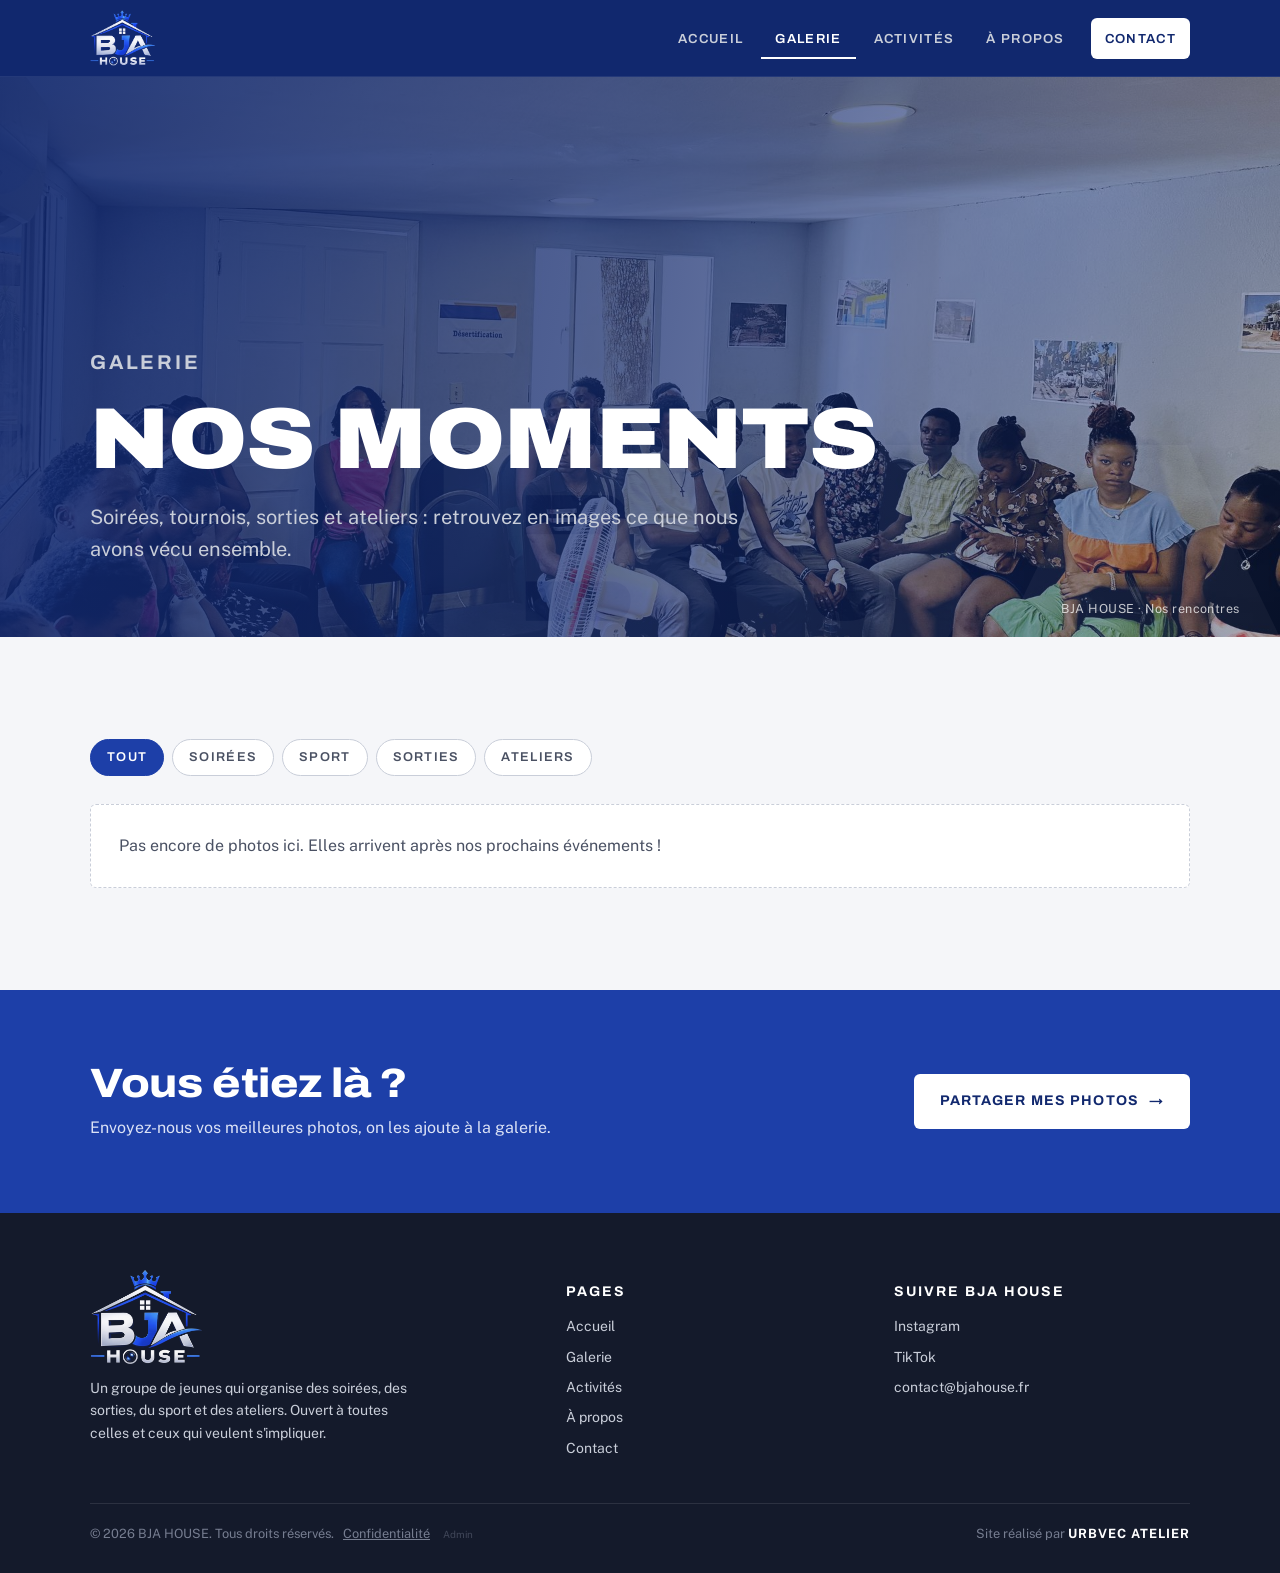
<file: galerie.html>
<!doctype html>
<html lang="fr">
<head>
<meta charset="utf-8">
<meta name="viewport" content="width=device-width, initial-scale=1, viewport-fit=cover">
<title>Galerie · BJA HOUSE</title>
<meta name="description" content="Les photos des soirées, sorties, tournois et ateliers de BJA HOUSE.">
<link rel="canonical" href="https://bja-house.vercel.app/galerie.html">
<meta property="og:type" content="website">
<meta property="og:site_name" content="BJA HOUSE">
<meta property="og:locale" content="fr_FR">
<meta property="og:title" content="Galerie · BJA HOUSE">
<meta property="og:description" content="Les photos des soirées, sorties, tournois et ateliers de BJA HOUSE.">
<meta property="og:url" content="https://bja-house.vercel.app/galerie.html">
<meta property="og:image" content="https://bja-house.vercel.app/assets/og.jpg">
<meta property="og:image:width" content="1200">
<meta property="og:image:height" content="630">
<meta property="og:image:alt" content="BJA HOUSE">
<meta name="twitter:card" content="summary_large_image">
<meta name="theme-color" content="#11286e">
<link rel="icon" href="assets/logo.png">
<link rel="preconnect" href="https://fonts.googleapis.com">
<link rel="preconnect" href="https://fonts.gstatic.com" crossorigin>
<link rel="stylesheet" href="https://fonts.googleapis.com/css2?family=Archivo:wdth,wght@62..125,400..900&family=Public+Sans:wght@400;500;600;700&display=swap">
<link rel="stylesheet" href="css/style.css">
</head>
<body>
<header class="site-header">
  <div class="wrap">
    <a class="brand" href="index.html" aria-label="BJA HOUSE, accueil">
      <img class="brand-logo" src="assets/logo.png" alt="BJA HOUSE">
      <span class="brand-text"><span class="brand-mark">BJA</span><span class="brand-name">HOUSE</span></span>
    </a>
    <button class="nav-toggle" type="button" aria-label="Ouvrir le menu" aria-expanded="false" aria-controls="nav"><span></span><span></span><span></span></button>
    <nav class="nav" id="nav" aria-label="Navigation principale">
      <a href="index.html">Accueil</a>
      <a href="galerie.html" aria-current="page">Galerie</a>
      <a href="activites.html">Activités</a>
      <a href="a-propos.html">À propos</a>
      <a class="nav-cta" href="contact.html">Contact</a>
    </nav>
  </div>
</header>
<main>
<section class="page-hero page-hero--slides" data-hero-slides>
  <div class="hero-slides" aria-hidden="true"></div>
  <div class="wrap">
    <p class="eyebrow">Galerie</p>
    <h1>Nos moments</h1>
    <p>Soirées, tournois, sorties et ateliers : retrouvez en images ce que nous avons vécu ensemble.</p>
  </div>
</section>

<section class="section">
  <div class="wrap">
    <div class="filters" role="group" aria-label="Filtrer par catégorie" data-filter-group=".gallery .tile" data-empty-target=".gallery-empty">
      <button class="filter" type="button" data-filter="tout" aria-pressed="true">Tout</button>
      <button class="filter" type="button" data-filter="soirees" aria-pressed="false">Soirées</button>
      <button class="filter" type="button" data-filter="sport" aria-pressed="false">Sport</button>
      <button class="filter" type="button" data-filter="sorties" aria-pressed="false">Sorties</button>
      <button class="filter" type="button" data-filter="ateliers" aria-pressed="false">Ateliers</button>
    </div>
    <div class="gallery"></div>
    <p class="events-empty gallery-empty">Pas encore de photos ici. Elles arrivent après nos prochains événements !</p>
  </div>
</section>

<div class="lightbox" role="dialog" aria-modal="true" aria-label="Photo agrandie" hidden>
  <button class="lb-btn lb-close" type="button" aria-label="Fermer">✕</button>
  <button class="lb-btn lb-prev" type="button" aria-label="Photo précédente">←</button>
  <div class="lightbox-stage">
    <div class="lightbox-media"></div>
    <p class="lightbox-caption"><b></b><span></span></p>
  </div>
  <button class="lb-btn lb-next" type="button" aria-label="Photo suivante">→</button>
</div>

<section class="cta-band">
  <div class="wrap">
    <div>
      <h2>Vous étiez là ?</h2>
      <p>Envoyez-nous vos meilleures photos, on les ajoute à la galerie.</p>
    </div>
    <a class="btn btn--light" href="partager.html">Partager mes photos <span class="arrow" aria-hidden="true">→</span></a>
  </div>
</section>
</main>
<footer class="site-footer">
  <div class="wrap">
    <div class="footer-grid">
      <div>
        <a class="brand brand--footer" href="index.html" aria-label="BJA HOUSE, accueil"><img class="brand-logo" src="assets/logo.png" alt="BJA HOUSE"><span class="brand-text"><span class="brand-mark">BJA</span><span class="brand-name">HOUSE</span></span></a>
        <p>Un groupe de jeunes qui organise des soirées, des sorties, du sport et des ateliers. Ouvert à toutes celles et ceux qui veulent s'impliquer.</p>
      </div>
      <div>
        <p class="footer-title">Pages</p>
        <ul class="footer-links">
          <li><a href="index.html">Accueil</a></li>
          <li><a href="galerie.html">Galerie</a></li>
          <li><a href="activites.html">Activités</a></li>
          <li><a href="a-propos.html">À propos</a></li>
          <li><a href="contact.html">Contact</a></li>
        </ul>
      </div>
      <div>
        <p class="footer-title">Suivre BJA HOUSE</p>
        <ul class="footer-links">
          <li><a href="https://www.instagram.com/" target="_blank" rel="noopener" data-contact="instagram">Instagram</a></li>
          <li><a href="https://www.tiktok.com/" target="_blank" rel="noopener" data-contact="tiktok">TikTok</a></li>
          <li><a href="contact.html" data-contact="email">contact@bjahouse.fr</a></li>
        </ul>
      </div>
    </div>
    <div class="footer-bottom">
      <span>© <span data-year>2026</span> BJA HOUSE. Tous droits réservés. <a class="footer-legal" href="confidentialite.html">Confidentialité</a> <a class="admin-link" href="admin.html" rel="nofollow">Admin</a></span>
      <span>Site réalisé par <b class="credit">URBVEC ATELIER</b></span>
    </div>
  </div>
</footer>
<script src="js/config.js" defer></script>
<script src="js/api.js" defer></script>
<script src="js/main.js" defer></script>
<script src="js/galerie.js" defer></script>
</body>
</html>
</file>
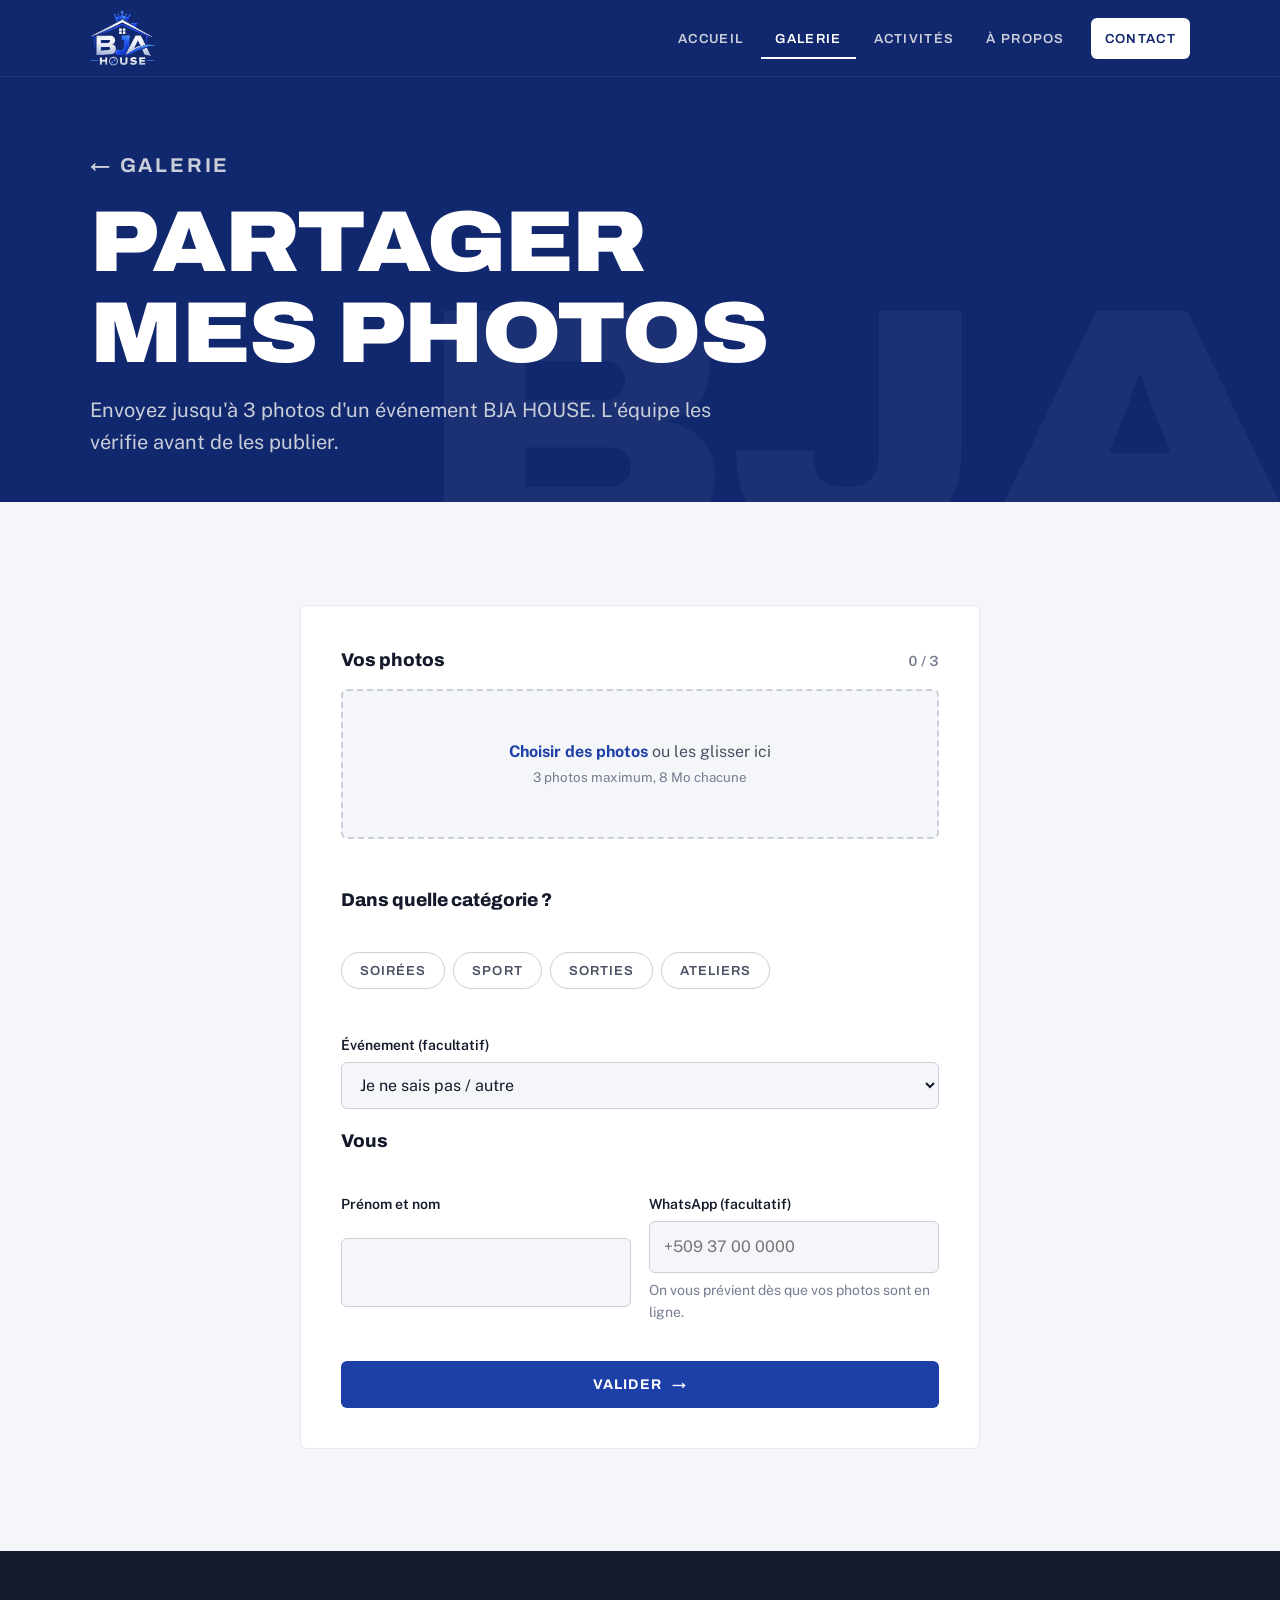
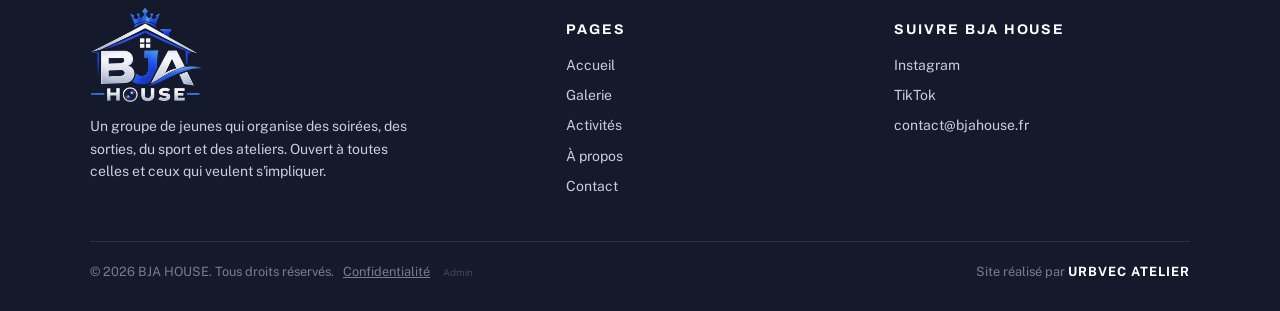
<file: partager.html>
<!doctype html>
<html lang="fr">
<head>
<meta charset="utf-8">
<meta name="viewport" content="width=device-width, initial-scale=1, viewport-fit=cover">
<title>Partager mes photos · BJA HOUSE</title>
<meta name="description" content="Envoyer ses photos d'un événement BJA HOUSE pour la galerie.">
<link rel="canonical" href="https://bja-house.vercel.app/partager.html">
<meta property="og:type" content="website">
<meta property="og:site_name" content="BJA HOUSE">
<meta property="og:locale" content="fr_FR">
<meta property="og:title" content="Partager mes photos · BJA HOUSE">
<meta property="og:description" content="Envoyer ses photos d'un événement BJA HOUSE pour la galerie.">
<meta property="og:url" content="https://bja-house.vercel.app/partager.html">
<meta property="og:image" content="https://bja-house.vercel.app/assets/og.jpg">
<meta property="og:image:width" content="1200">
<meta property="og:image:height" content="630">
<meta property="og:image:alt" content="BJA HOUSE">
<meta name="twitter:card" content="summary_large_image">
<meta name="theme-color" content="#11286e">
<link rel="icon" href="assets/logo.png">
<link rel="preconnect" href="https://fonts.googleapis.com">
<link rel="preconnect" href="https://fonts.gstatic.com" crossorigin>
<link rel="stylesheet" href="https://fonts.googleapis.com/css2?family=Archivo:wdth,wght@62..125,400..900&family=Public+Sans:wght@400;500;600;700&display=swap">
<link rel="stylesheet" href="css/style.css">
</head>
<body>
<header class="site-header">
  <div class="wrap">
    <a class="brand" href="index.html" aria-label="BJA HOUSE, accueil">
      <img class="brand-logo" src="assets/logo.png" alt="BJA HOUSE">
      <span class="brand-text"><span class="brand-mark">BJA</span><span class="brand-name">HOUSE</span></span>
    </a>
    <button class="nav-toggle" type="button" aria-label="Ouvrir le menu" aria-expanded="false" aria-controls="nav"><span></span><span></span><span></span></button>
    <nav class="nav" id="nav" aria-label="Navigation principale">
      <a href="index.html">Accueil</a>
      <a href="galerie.html" aria-current="page">Galerie</a>
      <a href="activites.html">Activités</a>
      <a href="a-propos.html">À propos</a>
      <a class="nav-cta" href="contact.html">Contact</a>
    </nav>
  </div>
</header>
<main>
<section class="page-hero page-hero--compact">
  <div class="wrap">
    <p class="eyebrow"><a class="back-link" href="galerie.html">← Galerie</a></p>
    <h1>Partager mes photos</h1>
    <p>Envoyez jusqu'à 3 photos d'un événement BJA HOUSE. L'équipe les vérifie avant de les publier.</p>
  </div>
</section>

<section class="section">
  <div class="wrap share">
    <form class="form" id="share-form" novalidate>
      <fieldset class="form-block">
        <legend>Vos photos <span class="legend-count" data-count>0 / 3</span></legend>
        <label class="dropzone dropzone--multi" for="photos" data-dropzone>
          <input id="photos" name="photos" type="file" accept="image/jpeg,image/png,image/webp,image/heic,image/heif" multiple>
          <span class="dropzone-text"><b>Choisir des photos</b> ou les glisser ici<br><small>3 photos maximum, 8 Mo chacune</small></span>
        </label>
        <ul class="thumbs" data-thumbs></ul>
        <span class="field-error" id="photos-error"></span>
      </fieldset>

      <fieldset class="form-block">
        <legend>Dans quelle catégorie ?</legend>
        <div class="chips">
            <label class="chip"><input type="radio" name="categorie" value="soirees" required><span>Soirées</span></label>
            <label class="chip"><input type="radio" name="categorie" value="sport" required><span>Sport</span></label>
            <label class="chip"><input type="radio" name="categorie" value="sorties" required><span>Sorties</span></label>
            <label class="chip"><input type="radio" name="categorie" value="ateliers" required><span>Ateliers</span></label>
        </div>
        <span class="field-error" id="categorie-error"></span>
        <div class="field">
          <label for="evenement">Événement (facultatif)</label>
          <select id="evenement" name="evenement"><option value="">Je ne sais pas / autre</option></select>
        </div>
      </fieldset>

      <fieldset class="form-block">
        <legend>Vous</legend>
        <div class="form-row">
          <div class="field">
            <label for="auteur">Prénom et nom</label>
            <input id="auteur" name="auteur" type="text" autocomplete="name" maxlength="80" required>
            <span class="field-error" id="auteur-error"></span>
          </div>
          <div class="field">
            <label for="telephone">WhatsApp (facultatif)</label>
            <input id="telephone" name="telephone" type="tel" autocomplete="tel" inputmode="tel" maxlength="20" placeholder="+509 37 00 0000" aria-describedby="telephone-hint">
            <span class="field-hint" id="telephone-hint">On vous prévient dès que vos photos sont en ligne.</span>
            <span class="field-error" id="telephone-error"></span>
          </div>
        </div>
      </fieldset>

      <button class="btn btn--primary btn--block" type="submit">Valider <span class="arrow" aria-hidden="true">→</span></button>
    </form>

    <div class="done-panel" data-review hidden tabindex="-1">
      <p class="eyebrow">Presque fini</p>
      <h2>Vos photos seront évaluées par l'équipe</h2>
      <p>Une fois validées, elles seront affichées sur le site dans quelques heures, dans la catégorie <b data-review-cat></b>.</p>
      <ul class="thumbs thumbs--review" data-review-thumbs></ul>
      <p class="form-status" role="status" hidden></p>
      <div class="done-actions">
        <button class="btn btn--outline" type="button" data-edit>Modifier</button>
        <button class="btn btn--primary" type="button" data-next>Suivant <span class="arrow" aria-hidden="true">→</span></button>
      </div>
      <p class="form-note">« Suivant » envoie vos photos à l'équipe puis ouvre WhatsApp avec un message pré-rempli.</p>
    </div>

    <div class="done-panel" data-done hidden tabindex="-1">
      <p class="eyebrow">Envoyé</p>
      <h2>Merci, vos photos sont bien arrivées</h2>
      <p>Si WhatsApp ne s'est pas ouvert, utilisez le bouton ci-dessous pour prévenir l'équipe.</p>
      <a class="btn btn--primary" data-wa-link target="_blank" rel="noopener">Ouvrir WhatsApp <span class="arrow" aria-hidden="true">→</span></a>
      <p class="form-note" data-done-note></p>
      <a class="btn btn--outline" href="galerie.html">Retour à la galerie</a>
    </div>
  </div>
</section>
</main>
<footer class="site-footer">
  <div class="wrap">
    <div class="footer-grid">
      <div>
        <a class="brand brand--footer" href="index.html" aria-label="BJA HOUSE, accueil"><img class="brand-logo" src="assets/logo.png" alt="BJA HOUSE"><span class="brand-text"><span class="brand-mark">BJA</span><span class="brand-name">HOUSE</span></span></a>
        <p>Un groupe de jeunes qui organise des soirées, des sorties, du sport et des ateliers. Ouvert à toutes celles et ceux qui veulent s'impliquer.</p>
      </div>
      <div>
        <p class="footer-title">Pages</p>
        <ul class="footer-links">
          <li><a href="index.html">Accueil</a></li>
          <li><a href="galerie.html">Galerie</a></li>
          <li><a href="activites.html">Activités</a></li>
          <li><a href="a-propos.html">À propos</a></li>
          <li><a href="contact.html">Contact</a></li>
        </ul>
      </div>
      <div>
        <p class="footer-title">Suivre BJA HOUSE</p>
        <ul class="footer-links">
          <li><a href="https://www.instagram.com/" target="_blank" rel="noopener" data-contact="instagram">Instagram</a></li>
          <li><a href="https://www.tiktok.com/" target="_blank" rel="noopener" data-contact="tiktok">TikTok</a></li>
          <li><a href="contact.html" data-contact="email">contact@bjahouse.fr</a></li>
        </ul>
      </div>
    </div>
    <div class="footer-bottom">
      <span>© <span data-year>2026</span> BJA HOUSE. Tous droits réservés. <a class="footer-legal" href="confidentialite.html">Confidentialité</a> <a class="admin-link" href="admin.html" rel="nofollow">Admin</a></span>
      <span>Site réalisé par <b class="credit">URBVEC ATELIER</b></span>
    </div>
  </div>
</footer>
<script src="js/config.js" defer></script>
<script src="js/api.js" defer></script>
<script src="js/main.js" defer></script>
<script src="js/partager.js" defer></script>
</body>
</html>
</file>
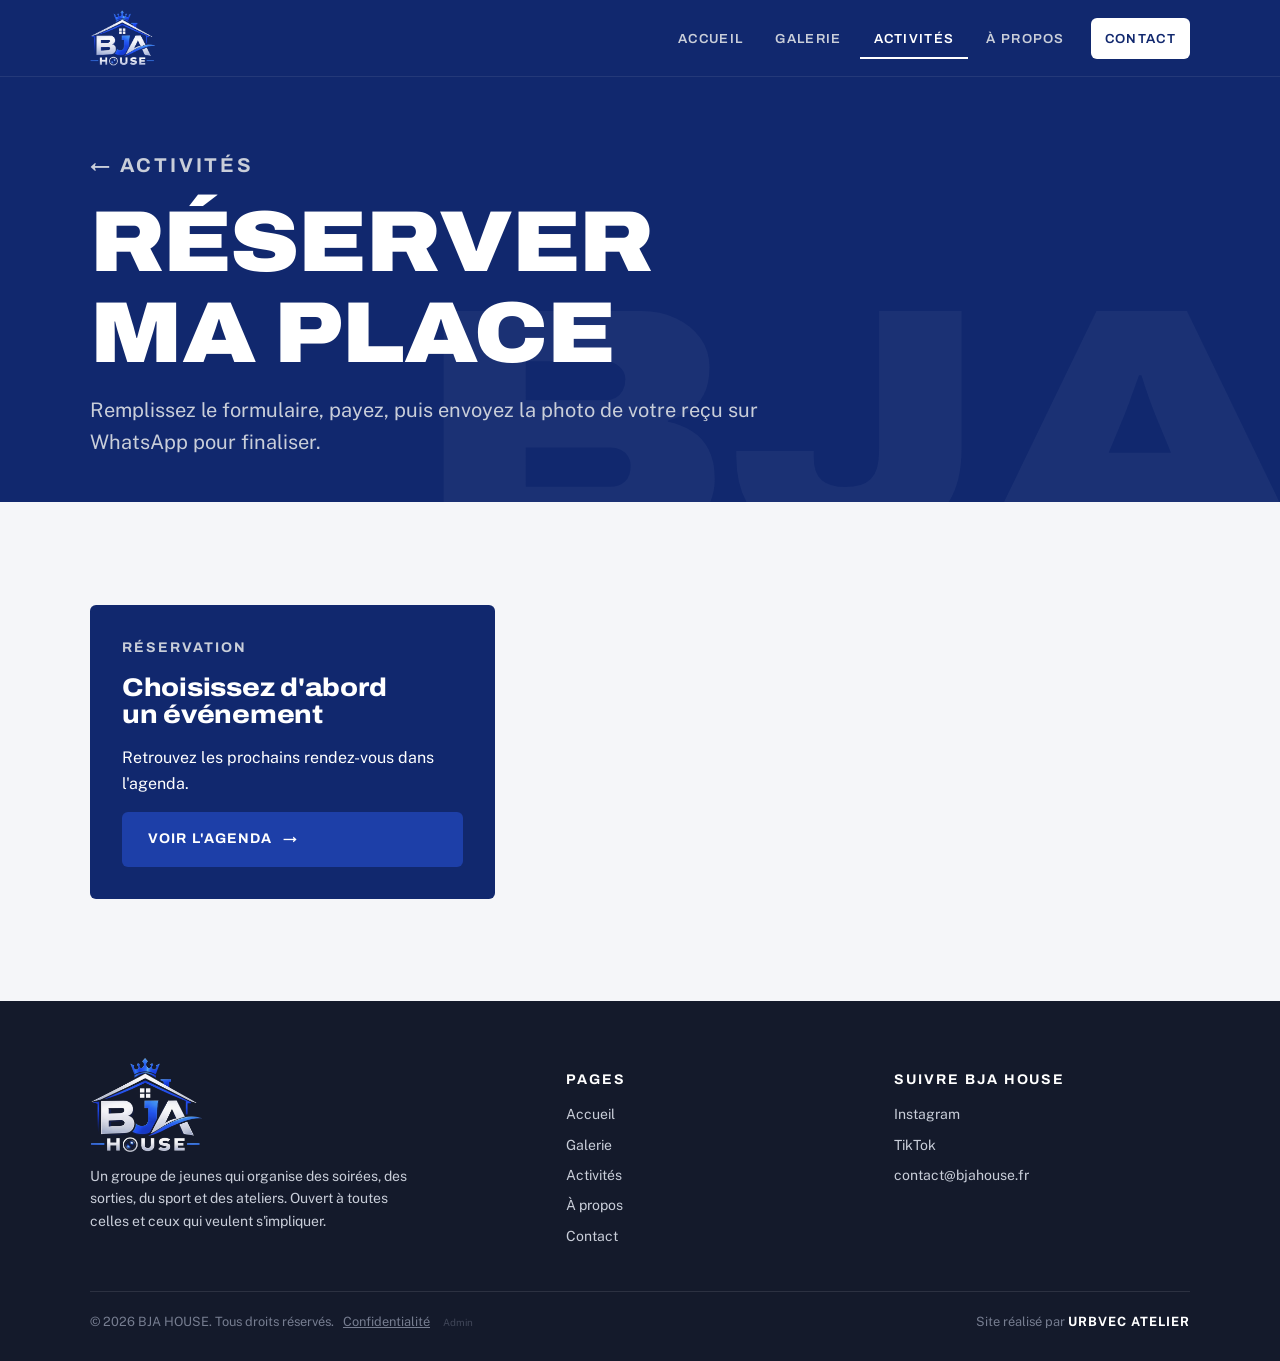
<file: reservation.html>
<!doctype html>
<html lang="fr">
<head>
<meta charset="utf-8">
<meta name="viewport" content="width=device-width, initial-scale=1, viewport-fit=cover">
<title>Réservation · BJA HOUSE</title>
<meta name="description" content="Réserver sa place à un événement BJA HOUSE.">
<link rel="canonical" href="https://bja-house.vercel.app/reservation.html">
<meta property="og:type" content="website">
<meta property="og:site_name" content="BJA HOUSE">
<meta property="og:locale" content="fr_FR">
<meta property="og:title" content="Réservation · BJA HOUSE">
<meta property="og:description" content="Réserver sa place à un événement BJA HOUSE.">
<meta property="og:url" content="https://bja-house.vercel.app/reservation.html">
<meta property="og:image" content="https://bja-house.vercel.app/assets/og.jpg">
<meta property="og:image:width" content="1200">
<meta property="og:image:height" content="630">
<meta property="og:image:alt" content="BJA HOUSE">
<meta name="twitter:card" content="summary_large_image">
<meta name="theme-color" content="#11286e">
<link rel="icon" href="assets/logo.png">
<link rel="preconnect" href="https://fonts.googleapis.com">
<link rel="preconnect" href="https://fonts.gstatic.com" crossorigin>
<link rel="stylesheet" href="https://fonts.googleapis.com/css2?family=Archivo:wdth,wght@62..125,400..900&family=Public+Sans:wght@400;500;600;700&display=swap">
<link rel="stylesheet" href="css/style.css">
</head>
<body>
<header class="site-header">
  <div class="wrap">
    <a class="brand" href="index.html" aria-label="BJA HOUSE, accueil">
      <img class="brand-logo" src="assets/logo.png" alt="BJA HOUSE">
      <span class="brand-text"><span class="brand-mark">BJA</span><span class="brand-name">HOUSE</span></span>
    </a>
    <button class="nav-toggle" type="button" aria-label="Ouvrir le menu" aria-expanded="false" aria-controls="nav"><span></span><span></span><span></span></button>
    <nav class="nav" id="nav" aria-label="Navigation principale">
      <a href="index.html">Accueil</a>
      <a href="galerie.html">Galerie</a>
      <a href="activites.html" aria-current="page">Activités</a>
      <a href="a-propos.html">À propos</a>
      <a class="nav-cta" href="contact.html">Contact</a>
    </nav>
  </div>
</header>
<main>
<section class="page-hero page-hero--compact">
  <div class="wrap">
    <p class="eyebrow"><a class="back-link" href="activites.html">← Activités</a></p>
    <h1>Réserver ma place</h1>
    <p>Remplissez le formulaire, payez, puis envoyez la photo de votre reçu sur WhatsApp pour finaliser.</p>
  </div>
</section>

<section class="section">
  <div class="wrap booking">
    <aside class="booking-summary" data-event-summary>
      <p class="events-empty">Chargement de l'événement…</p>
    </aside>

    <div class="booking-main">
      <form class="form" id="reservation-form" novalidate hidden>
        <div class="pay-info waitlist-note" data-waitlist hidden>
          <b>Événement complet</b>
          <p>Inscrivez-vous sur la liste d'attente : ne payez rien pour l'instant. Si une place se libère, l'équipe vous contacte sur WhatsApp.</p>
        </div>
        <fieldset class="form-block">
          <legend>Vos informations</legend>
          <div class="form-row">
            <div class="field">
              <label for="prenom">Prénom</label>
              <input id="prenom" name="prenom" type="text" autocomplete="given-name" maxlength="80" required>
              <span class="field-error" id="prenom-error"></span>
            </div>
            <div class="field">
              <label for="nom">Nom</label>
              <input id="nom" name="nom" type="text" autocomplete="family-name" maxlength="80" required>
              <span class="field-error" id="nom-error"></span>
            </div>
          </div>
          <div class="form-row">
            <div class="field">
              <label for="email">E-mail</label>
              <input id="email" name="email" type="email" autocomplete="email" maxlength="160" required>
              <span class="field-error" id="email-error"></span>
            </div>
            <div class="field">
              <label for="telephone">Téléphone (WhatsApp)</label>
              <input id="telephone" name="telephone" type="tel" autocomplete="tel" inputmode="tel" maxlength="20" placeholder="+509 37 00 0000" required>
              <span class="field-error" id="telephone-error"></span>
            </div>
          </div>
          <div class="field qty-field">
            <label for="places">Nombre de places</label>
            <div class="qty">
              <button class="qty-btn" type="button" data-qty="-1" aria-label="Une place de moins">−</button>
              <input id="places" name="places" type="number" inputmode="numeric" min="1" max="10" step="1" value="1">
              <button class="qty-btn" type="button" data-qty="1" aria-label="Une place de plus">+</button>
            </div>
            <span class="form-note" data-qty-note>Un seul billet pour tout le groupe, jusqu'à 10 places.</span>
          </div>
        </fieldset>

        <fieldset class="form-block" data-payment-block>
          <legend>Paiement</legend>
          <div class="field">
            <label for="code">Code promo <span class="optional">(facultatif)</span></label>
            <div class="promo-row">
              <input id="code" name="code" type="text" maxlength="40" autocomplete="off" autocapitalize="characters" spellcheck="false">
              <button class="btn btn--outline btn--sm" type="button" data-promo-apply>Appliquer</button>
            </div>
            <span class="promo-msg" data-promo-msg role="status"></span>
          </div>
          <div class="pay-options" data-payment-options></div>
          <span class="field-error" id="paiement-error"></span>
          <div class="field">
            <label for="recu">Photo du reçu de paiement</label>
            <label class="dropzone" for="recu" data-dropzone>
              <input id="recu" name="recu" type="file" accept="image/jpeg,image/png,image/webp,image/heic,image/heif">
              <span class="dropzone-text"><b>Choisir une photo</b> ou la glisser ici<br><small>JPG, PNG, WEBP ou HEIC, 5 Mo maximum</small></span>
              <img class="dropzone-preview" alt="Aperçu du reçu" hidden>
            </label>
            <span class="field-error" id="recu-error"></span>
          </div>
        </fieldset>

        <p class="form-status" role="status" hidden></p>
        <button class="btn btn--primary btn--block" type="submit">Réserver ma place <span class="arrow" aria-hidden="true">→</span></button>
        <p class="form-note">En réservant, vous serez redirigé vers WhatsApp avec un message pré-rempli pour BJA HOUSE. Vos informations servent uniquement à gérer votre réservation (<a href="confidentialite.html">confidentialité</a>).</p>
      </form>

      <div class="done-panel" data-done hidden tabindex="-1">
        <p class="eyebrow" data-done-eyebrow>Réservation enregistrée</p>
        <h2 data-done-title>Dernière étape : envoyez votre reçu</h2>
        <p>Votre référence : <b class="ref" data-ref></b></p>
        <p data-done-text>Votre réservation est enregistrée. Une fois votre paiement vérifié, l'équipe vous envoie votre billet avec QR code sur WhatsApp.</p>
        <div class="done-actions">
          <a class="btn btn--primary" data-wa-link target="_blank" rel="noopener">Ouvrir WhatsApp <span class="arrow" aria-hidden="true">→</span></a>
        </div>
        <p class="form-note" data-done-note></p>
      </div>
    </div>
  </div>
</section>
</main>
<footer class="site-footer">
  <div class="wrap">
    <div class="footer-grid">
      <div>
        <a class="brand brand--footer" href="index.html" aria-label="BJA HOUSE, accueil"><img class="brand-logo" src="assets/logo.png" alt="BJA HOUSE"><span class="brand-text"><span class="brand-mark">BJA</span><span class="brand-name">HOUSE</span></span></a>
        <p>Un groupe de jeunes qui organise des soirées, des sorties, du sport et des ateliers. Ouvert à toutes celles et ceux qui veulent s'impliquer.</p>
      </div>
      <div>
        <p class="footer-title">Pages</p>
        <ul class="footer-links">
          <li><a href="index.html">Accueil</a></li>
          <li><a href="galerie.html">Galerie</a></li>
          <li><a href="activites.html">Activités</a></li>
          <li><a href="a-propos.html">À propos</a></li>
          <li><a href="contact.html">Contact</a></li>
        </ul>
      </div>
      <div>
        <p class="footer-title">Suivre BJA HOUSE</p>
        <ul class="footer-links">
          <li><a href="https://www.instagram.com/" target="_blank" rel="noopener" data-contact="instagram">Instagram</a></li>
          <li><a href="https://www.tiktok.com/" target="_blank" rel="noopener" data-contact="tiktok">TikTok</a></li>
          <li><a href="contact.html" data-contact="email">contact@bjahouse.fr</a></li>
        </ul>
      </div>
    </div>
    <div class="footer-bottom">
      <span>© <span data-year>2026</span> BJA HOUSE. Tous droits réservés. <a class="footer-legal" href="confidentialite.html">Confidentialité</a> <a class="admin-link" href="admin.html" rel="nofollow">Admin</a></span>
      <span>Site réalisé par <b class="credit">URBVEC ATELIER</b></span>
    </div>
  </div>
</footer>
<script src="js/config.js" defer></script>
<script src="js/api.js" defer></script>
<script src="js/main.js" defer></script>
<script src="js/reservation.js" defer></script>
</body>
</html>
</file>
<file: css/style.css>
/* Mise en page : bandeau bleu roi en tête, contenu sur fond gris clair, blocs « billet » pour les événements */
:root {
  --royal: #1d3fa8;
  --royal-deep: #11286e;
  --royal-soft: #e7ecf9;
  --ink: #141a2b;
  --grey-700: #4a5163;
  --grey-500: #767d90;
  --grey-300: #c9ced9;
  --grey-150: #e6e9ef;
  --paper: #f5f6f9;
  --white: #ffffff;

  --font-display: "Archivo", "Arial Narrow", Arial, sans-serif;
  --font-body: "Public Sans", "Segoe UI", Roboto, Arial, sans-serif;

  --step--1: 0.875rem;
  --step-0: 1rem;
  --step-1: 1.25rem;
  --step-2: 1.6rem;
  --step-3: clamp(1.9rem, 3.2vw, 2.6rem);
  --step-4: clamp(2.6rem, 7vw, 5.4rem);

  --radius: 6px;
  --gutter: clamp(16px, 4vw, 40px);
  --max: 1180px;
  color-scheme: light;
}

*, *::before, *::after { box-sizing: border-box; }
html { scroll-behavior: smooth; }
body {
  margin: 0;
  background: var(--paper);
  color: var(--ink);
  font-family: var(--font-body);
  font-size: var(--step-0);
  line-height: 1.6;
  -webkit-font-smoothing: antialiased;
}
img { max-width: 100%; display: block; }
a { color: var(--royal); }
h1, h2, h3 {
  font-family: var(--font-display);
  line-height: 1.05;
  margin: 0;
  text-wrap: balance;
  font-stretch: 112%;
}
h2 { font-size: var(--step-3); font-weight: 800; letter-spacing: -0.01em; }
h3 { font-size: var(--step-1); font-weight: 700; }
p { margin: 0; }
:focus-visible { outline: 3px solid var(--royal); outline-offset: 3px; }

.wrap { width: 100%; max-width: var(--max); margin-inline: auto; padding-inline: var(--gutter); }
.section { padding-block: clamp(56px, 8vw, 104px); }
.section--white { background: var(--white); }
.eyebrow {
  font-family: var(--font-display);
  font-size: var(--step--1);
  font-weight: 700;
  letter-spacing: 0.14em;
  text-transform: uppercase;
  color: var(--royal);
}
.lead { font-size: var(--step-1); color: var(--grey-700); max-width: 60ch; }
.section-head { display: grid; gap: 12px; margin-bottom: clamp(28px, 4vw, 48px); max-width: 62ch; }
.section-head p { color: var(--grey-700); }

/* ---------- Boutons ---------- */
.btn {
  display: inline-flex; align-items: center; gap: 10px;
  padding: 14px 24px;
  font-family: var(--font-display); font-weight: 700; font-size: var(--step--1);
  letter-spacing: 0.08em; text-transform: uppercase; text-decoration: none;
  border-radius: var(--radius); border: 2px solid transparent; cursor: pointer;
  transition: background-color .2s, color .2s, border-color .2s, transform .2s;
}
.btn:hover { transform: translateY(-1px); }
.btn--primary { background: var(--royal); color: var(--white); }
.btn--primary:hover { background: var(--royal-deep); }
.btn--light { background: var(--white); color: var(--royal-deep); }
.btn--light:hover { background: var(--royal-soft); }
.btn--ghost { border-color: currentColor; color: var(--white); background: transparent; }
.btn--ghost:hover { background: rgba(255,255,255,.12); }
.btn--outline { border-color: var(--royal); color: var(--royal); background: transparent; }
.btn--outline:hover { background: var(--royal-soft); }
.arrow { transition: transform .2s; }
.btn:hover .arrow { transform: translateX(4px); }

/* ---------- En-tête ---------- */
.site-header {
  position: sticky; top: env(safe-area-inset-top, 0px); z-index: 50;
  background: var(--royal-deep);
  color: var(--white);
  border-bottom: 1px solid rgba(255,255,255,.08);
}
.site-header .wrap { display: flex; align-items: center; justify-content: space-between; gap: 16px; min-height: 72px; }
.brand { display: flex; align-items: center; gap: 8px; color: var(--white); text-decoration: none; }
.brand-logo { display: none; height: 44px; width: auto; }
.brand.has-logo .brand-logo { display: block; }
.brand.has-logo .brand-text { display: none; }
.brand-text { display: flex; align-items: baseline; gap: 6px; font-family: var(--font-display); font-stretch: 125%; }
.brand-mark { font-weight: 900; font-size: 1.45rem; letter-spacing: 0.02em; }
.brand-name { font-weight: 500; font-size: 0.95rem; letter-spacing: 0.32em; color: var(--grey-300); }

.nav { display: flex; align-items: center; gap: 4px; }
.nav a {
  color: var(--grey-300); text-decoration: none;
  font-family: var(--font-display); font-weight: 600; font-size: 0.82rem;
  letter-spacing: 0.1em; text-transform: uppercase;
  padding: 10px 14px; border-radius: var(--radius);
  transition: color .2s, background-color .2s;
}
.nav a:hover { color: var(--white); background: rgba(255,255,255,.07); }
.nav a[aria-current="page"] { color: var(--white); box-shadow: inset 0 -2px 0 var(--white); border-radius: 0; }
.nav .nav-cta { background: var(--white); color: var(--royal-deep); margin-left: 8px; border-radius: var(--radius); }
.nav .nav-cta:hover { background: var(--royal-soft); color: var(--royal-deep); }

.nav-toggle {
  display: none; background: none; border: 0; color: var(--white);
  width: 44px; height: 44px; padding: 10px; cursor: pointer;
}
.nav-toggle span { display: block; height: 2px; background: currentColor; margin-block: 5px; transition: transform .25s, opacity .25s; }
.nav-open .nav-toggle span:nth-child(1) { transform: translateY(7px) rotate(45deg); }
.nav-open .nav-toggle span:nth-child(2) { opacity: 0; }
.nav-open .nav-toggle span:nth-child(3) { transform: translateY(-7px) rotate(-45deg); }

@media (max-width: 860px) {
  .nav-toggle { display: block; }
  .nav {
    position: absolute; left: 0; right: 0; top: 100%;
    flex-direction: column; align-items: stretch; gap: 0;
    background: var(--royal-deep); padding: 8px var(--gutter) 20px;
    border-bottom: 1px solid rgba(255,255,255,.1);
    display: none;
  }
  .nav-open .nav { display: flex; }
  .nav a { padding: 14px 4px; border-bottom: 1px solid rgba(255,255,255,.08); }
  .nav a[aria-current="page"] { box-shadow: none; color: var(--white); }
  .nav .nav-cta { margin: 14px 0 0; text-align: center; border-bottom: 0; }
}

/* ---------- Bandeau de page (pages intérieures) ---------- */
.page-hero { background: var(--royal-deep); color: var(--white); padding-block: clamp(56px, 9vw, 112px) clamp(40px, 6vw, 72px); position: relative; overflow: hidden; }
.page-hero::after {
  content: "BJA"; position: absolute; right: -0.06em; bottom: -0.28em;
  font-family: var(--font-display); font-weight: 900; font-stretch: 125%;
  font-size: clamp(8rem, 26vw, 22rem); line-height: 1; color: rgba(255,255,255,.045);
  pointer-events: none;
}
.page-hero .wrap { position: relative; z-index: 1; display: grid; gap: 16px; }
.page-hero .eyebrow { color: var(--grey-300); }
.page-hero h1 { font-size: var(--step-4); font-weight: 900; text-transform: uppercase; letter-spacing: -0.01em; }
.page-hero p { color: var(--grey-300); max-width: 56ch; font-size: var(--step-1); }

/* ---------- Accueil : hero ---------- */
.hero {
  position: relative; color: var(--white);
  background:
    linear-gradient(100deg, rgba(17,40,110,.9) 0%, rgba(17,40,110,.62) 45%, rgba(17,40,110,.28) 100%),
    var(--hero-img, none) center 62% / cover no-repeat,
    linear-gradient(135deg, #1d3fa8 0%, #2a3550 60%, #4a5163 100%);
  padding-block: clamp(72px, 11vw, 150px) clamp(64px, 9vw, 120px);
  overflow: hidden;
}
.hero .wrap { display: grid; grid-template-columns: minmax(0, 1.4fr) minmax(0, 1fr); gap: clamp(32px, 5vw, 64px); align-items: end; }
.hero-copy { display: grid; gap: 22px; }
.hero .eyebrow { color: var(--grey-300); }
.hero h1 { font-size: var(--step-4); font-weight: 900; text-transform: uppercase; letter-spacing: -0.015em; line-height: .95; }
.hero h1 em { font-style: normal; color: transparent; -webkit-text-stroke: 2px var(--white); }
.hero p { font-size: var(--step-1); color: #dfe4f0; max-width: 46ch; }
.hero-actions { display: flex; flex-wrap: wrap; gap: 12px; margin-top: 6px; }
.hero-note {
  position: absolute; right: var(--gutter); bottom: 14px; z-index: 2;
  font-size: 0.75rem; color: rgba(255,255,255,.6); letter-spacing: .04em;
}
@media (max-width: 860px) { .hero .wrap { grid-template-columns: 1fr; } }

/* ---------- Billet d'événement ---------- */
.ticket {
  display: grid; grid-template-columns: 96px minmax(0, 1fr);
  background: var(--white); color: var(--ink);
  border-radius: var(--radius); overflow: hidden;
  box-shadow: 0 18px 40px -18px rgba(10, 20, 60, .45);
}
.ticket-date {
  background: var(--royal); color: var(--white);
  display: grid; place-content: center; text-align: center; gap: 2px;
  position: relative; padding: 16px 8px;
  font-family: var(--font-display); font-stretch: 112%;
}
.ticket-date::after {
  content: ""; position: absolute; right: -1px; top: 10px; bottom: 10px;
  border-right: 2px dashed rgba(255,255,255,.55);
}
.ticket-day { font-size: 2.3rem; font-weight: 900; line-height: 1; }
.ticket-month { font-size: .78rem; font-weight: 700; letter-spacing: .16em; text-transform: uppercase; }
.ticket-body { padding: 18px 20px; display: grid; gap: 6px; min-width: 0; }
.ticket-body h3 { font-size: 1.2rem; }
.ticket-meta { display: flex; flex-wrap: wrap; gap: 4px 14px; color: var(--grey-500); font-size: var(--step--1); }
.ticket-label { font-size: .72rem; font-weight: 700; letter-spacing: .14em; text-transform: uppercase; color: var(--royal); }
.countdown { display: flex; gap: 14px; margin-top: 8px; font-variant-numeric: tabular-nums; }
.countdown div { display: grid; text-align: center; min-width: 44px; }
.countdown b { font-family: var(--font-display); font-size: 1.5rem; font-weight: 800; line-height: 1.1; color: var(--royal-deep); }
.countdown span { font-size: .7rem; letter-spacing: .1em; text-transform: uppercase; color: var(--grey-500); }

/* ---------- Bande « valeurs » ---------- */
.strip { background: var(--white); border-bottom: 1px solid var(--grey-150); }
.strip .wrap { display: grid; grid-template-columns: repeat(3, minmax(0, 1fr)); }
.strip-item { padding: 28px 24px; display: grid; gap: 4px; border-left: 1px solid var(--grey-150); }
.strip-item:first-child { border-left: 0; padding-left: 0; }
.strip-item b { font-family: var(--font-display); font-size: 1.05rem; font-weight: 800; text-transform: uppercase; letter-spacing: .04em; color: var(--royal-deep); }
.strip-item span { color: var(--grey-700); font-size: var(--step--1); }
@media (max-width: 760px) {
  .strip .wrap { grid-template-columns: 1fr; }
  .strip-item { border-left: 0; border-top: 1px solid var(--grey-150); padding-inline: 0; }
  .strip-item:first-child { border-top: 0; }
}

/* ---------- Grilles génériques ---------- */
.split { display: grid; grid-template-columns: minmax(0, 1fr) minmax(0, 1fr); gap: clamp(32px, 6vw, 80px); align-items: center; }
@media (max-width: 860px) { .split { grid-template-columns: 1fr; } }
.stack { display: grid; gap: 18px; justify-items: start; }
.stack p { color: var(--grey-700); max-width: 60ch; }

.cards { display: grid; grid-template-columns: repeat(3, minmax(0, 1fr)); gap: 20px; }
@media (max-width: 900px) { .cards { grid-template-columns: repeat(2, minmax(0, 1fr)); } }
@media (max-width: 600px) { .cards { grid-template-columns: 1fr; } }
.card {
  background: var(--white); border: 1px solid var(--grey-150); border-radius: var(--radius);
  padding: 28px; display: grid; gap: 12px; align-content: start;
  transition: border-color .2s, transform .2s;
}
.card:hover { border-color: var(--royal); transform: translateY(-2px); }
.card p { color: var(--grey-700); }
.card-icon { width: 44px; height: 44px; border-radius: var(--radius); background: var(--royal-soft); color: var(--royal); display: grid; place-items: center; }
.card-icon svg { width: 22px; height: 22px; }

/* ---------- Photo / emplacement ---------- */
.photo {
  position: relative; border-radius: var(--radius); overflow: hidden; width: 100%;
  aspect-ratio: 4 / 3; max-width: 100%;
  background: linear-gradient(135deg, var(--grey-150), var(--grey-300));
}
.photo img { width: 100%; height: 100%; object-fit: cover; }
.photo.is-empty img { display: none; }
.photo-label {
  display: none; position: absolute; inset: 0; place-content: center; text-align: center; gap: 6px;
  color: var(--grey-700); font-size: var(--step--1); padding: 16px;
}
.photo-label code { font-size: .78rem; color: var(--grey-500); }
.photo.is-empty .photo-label { display: grid; }

/* ---------- Bannière d'appel ---------- */
.cta-band { background: var(--royal); color: var(--white); }
.cta-band .wrap { display: flex; flex-wrap: wrap; align-items: center; justify-content: space-between; gap: 24px; padding-block: clamp(44px, 6vw, 72px); }
.cta-band h2 { max-width: 22ch; }
.cta-band p { color: #dbe2f6; margin-top: 10px; }

/* ---------- Galerie ---------- */
.filters { display: flex; flex-wrap: wrap; gap: 8px; margin-bottom: 28px; }
.filter {
  font: 600 .8rem/1 var(--font-display); letter-spacing: .1em; text-transform: uppercase;
  padding: 11px 16px; border-radius: 999px; cursor: pointer;
  border: 1px solid var(--grey-300); background: var(--white); color: var(--grey-700);
  transition: background-color .2s, color .2s, border-color .2s;
}
.filter:hover { border-color: var(--royal); color: var(--royal); }
.filter[aria-pressed="true"] { background: var(--royal); border-color: var(--royal); color: var(--white); }

.gallery { display: grid; grid-template-columns: repeat(4, minmax(0, 1fr)); grid-auto-rows: 200px; grid-auto-flow: dense; gap: 12px; }
.gallery .tile--tall { grid-row: span 2; }
.gallery .tile--wide { grid-column: span 2; }
@media (max-width: 900px) { .gallery { grid-template-columns: repeat(2, minmax(0, 1fr)); grid-auto-rows: 170px; } }
.tile {
  position: relative; margin: 0; border-radius: var(--radius); overflow: hidden; cursor: zoom-in;
  background: linear-gradient(150deg, var(--tone-a, #2a4bb8), var(--tone-b, #4a5163));
  border: 0; padding: 0; text-align: left; color: var(--white); font: inherit; width: 100%; height: 100%;
}
.tile img { width: 100%; height: 100%; object-fit: cover; transition: transform .5s; }
.tile:hover img { transform: scale(1.04); }
.tile.is-empty img { display: none; }
.tile-caption {
  position: absolute; left: 0; right: 0; bottom: 0; padding: 32px 14px 12px;
  background: linear-gradient(transparent, rgba(10,18,45,.78));
  display: grid; gap: 2px; font-size: var(--step--1);
}
.tile-caption b { font-family: var(--font-display); font-weight: 700; font-size: .95rem; }
.tile-caption span { opacity: .8; font-size: .78rem; }
.tile-file { display: none; position: absolute; top: 12px; left: 14px; font-size: .72rem; opacity: .7; font-family: ui-monospace, Menlo, monospace; }
.tile.is-empty .tile-file { display: block; }

.lightbox {
  position: fixed; inset: 0; z-index: 100; background: rgba(8, 14, 34, .94);
  display: grid; grid-template-columns: 64px minmax(0, 1fr) 64px; align-items: center;
  padding: 24px 8px;
}
.lightbox-stage { display: grid; gap: 14px; justify-items: center; min-width: 0; }
.lightbox-media {
  width: min(100%, 980px); aspect-ratio: 3 / 2; max-height: 74vh; border-radius: var(--radius); overflow: hidden;
  background: linear-gradient(150deg, var(--tone-a, #2a4bb8), var(--tone-b, #4a5163));
}
.lightbox-media img { width: 100%; height: 100%; object-fit: contain; background: #0b1230; }
.lightbox-caption { color: var(--white); text-align: center; display: grid; gap: 2px; }
.lightbox-caption span { color: var(--grey-300); font-size: var(--step--1); }
.lb-btn {
  width: 48px; height: 48px; border-radius: 50%; border: 1px solid rgba(255,255,255,.3);
  background: transparent; color: var(--white); font-size: 1.3rem; cursor: pointer; justify-self: center;
}
.lb-btn:hover { background: rgba(255,255,255,.12); }
.lb-close { position: absolute; top: 16px; right: 16px; }
@media (max-width: 600px) { .lightbox { grid-template-columns: 44px minmax(0, 1fr) 44px; padding-inline: 2px; } .lb-btn { width: 40px; height: 40px; } }

/* ---------- Activités ---------- */
.events { display: grid; gap: 14px; }
.event {
  display: grid; grid-template-columns: 104px minmax(0, 1fr) auto; align-items: stretch;
  background: var(--white); border: 1px solid var(--grey-150); border-radius: var(--radius); overflow: hidden;
  transition: border-color .2s;
}
.event:hover { border-color: var(--royal); }
.event .ticket-date { background: var(--royal-soft); color: var(--royal-deep); }
.event .ticket-date::after { border-right-color: var(--grey-300); }
.event-body { padding: 20px 24px; display: grid; gap: 6px; min-width: 0; }
.event-body p { color: var(--grey-700); }
.event-side { padding: 20px 24px; display: flex; align-items: center; }
.tag {
  display: inline-block; justify-self: start; font-size: .7rem; font-weight: 700; letter-spacing: .12em; text-transform: uppercase;
  padding: 4px 10px; border-radius: 999px; background: var(--grey-150); color: var(--grey-700);
}
.event.is-past { opacity: .55; }
.events-empty { padding: 28px; background: var(--white); border: 1px dashed var(--grey-300); border-radius: var(--radius); color: var(--grey-700); }
@media (max-width: 700px) {
  .event { grid-template-columns: 84px minmax(0, 1fr); }
  .event-side { grid-column: 2; padding-top: 0; }
}

.steps { display: grid; grid-template-columns: repeat(3, minmax(0, 1fr)); counter-reset: step; border-top: 2px solid var(--ink); }
.step { padding: 24px 24px 0 0; display: grid; gap: 10px; align-content: start; }
.step::before {
  counter-increment: step; content: "Étape " counter(step);
  font-family: var(--font-display); font-weight: 700; font-size: .78rem; letter-spacing: .14em; text-transform: uppercase; color: var(--royal);
}
.step p { color: var(--grey-700); }
@media (max-width: 760px) { .steps { grid-template-columns: 1fr; } .step { padding-bottom: 20px; border-bottom: 1px solid var(--grey-150); } }

/* ---------- À propos ---------- */
.values { display: grid; border-top: 1px solid var(--grey-300); }
.value { display: grid; grid-template-columns: minmax(0, 1fr) minmax(0, 2fr); gap: 24px; padding-block: 24px; border-bottom: 1px solid var(--grey-300); }
.value h3 { font-size: var(--step-2); text-transform: uppercase; color: var(--royal-deep); }
.value p { color: var(--grey-700); }
@media (max-width: 700px) { .value { grid-template-columns: 1fr; gap: 8px; } }

.team { display: grid; grid-template-columns: repeat(4, minmax(0, 1fr)); gap: 20px; }
@media (max-width: 900px) { .team { grid-template-columns: repeat(2, minmax(0, 1fr)); } }
.member { display: grid; gap: 10px; align-content: start; }
.member .photo { aspect-ratio: 4 / 5; }
.member b { font-family: var(--font-display); font-size: 1.05rem; }
.member span { color: var(--grey-500); font-size: var(--step--1); }

/* ---------- Contact ---------- */
.contact-grid { display: grid; grid-template-columns: minmax(0, 1.4fr) minmax(0, 1fr); gap: clamp(28px, 5vw, 64px); align-items: start; }
@media (max-width: 860px) { .contact-grid { grid-template-columns: 1fr; } }
.form { background: var(--white); border: 1px solid var(--grey-150); border-radius: var(--radius); padding: clamp(22px, 4vw, 40px); display: grid; gap: 18px; }
.form-row { display: grid; grid-template-columns: minmax(0, 1fr) minmax(0, 1fr); gap: 18px; }
@media (max-width: 600px) { .form-row { grid-template-columns: 1fr; } }
.field { display: grid; gap: 6px; }
.field label { font-weight: 600; font-size: var(--step--1); }
.field input, .field select, .field textarea {
  font: inherit; color: var(--ink); background: var(--paper);
  border: 1px solid var(--grey-300); border-radius: var(--radius); padding: 12px 14px; width: 100%;
  transition: border-color .2s, background-color .2s;
}
.field textarea { min-height: 150px; resize: vertical; }
.field input:focus, .field select:focus, .field textarea:focus { outline: none; border-color: var(--royal); background: var(--white); box-shadow: 0 0 0 3px var(--royal-soft); }
.field-error { color: #b42318; font-size: .82rem; min-height: 1em; }
.field.invalid input, .field.invalid select, .field.invalid textarea { border-color: #b42318; }
.form-status { padding: 14px 16px; border-radius: var(--radius); background: var(--royal-soft); color: var(--royal-deep); font-weight: 500; }
.form-status.is-error { background: #fdecea; color: #b42318; }
.consent { display: flex; gap: 10px; align-items: flex-start; font-size: var(--step--1); color: var(--grey-700); }
.consent input { margin-top: 4px; accent-color: var(--royal); }
.form .btn { justify-self: start; }

.info { display: grid; border-top: 2px solid var(--ink); }
.info-item { display: grid; gap: 4px; padding-block: 20px; border-bottom: 1px solid var(--grey-300); }
.info-item .eyebrow { color: var(--grey-500); }
.info-item > a, .info-item > p { font-size: var(--step-1); font-weight: 600; color: var(--ink); text-decoration: none; overflow-wrap: anywhere; }
.info-item > a:hover { color: var(--royal); }
.socials { display: flex; gap: 10px; flex-wrap: wrap; margin-top: 4px; }
.socials a {
  display: inline-flex; align-items: center; gap: 8px; font-size: var(--step--1); font-weight: 600;
  color: var(--ink); text-decoration: none;
  border: 1px solid var(--grey-300); padding: 9px 14px; border-radius: 999px;
}
.socials a:hover { border-color: var(--royal); color: var(--royal); }
.socials svg { width: 16px; height: 16px; }

.faq details { border-bottom: 1px solid var(--grey-300); }
.faq summary {
  list-style: none; cursor: pointer; padding-block: 20px; display: flex; justify-content: space-between; gap: 16px;
  font-family: var(--font-display); font-weight: 700; font-size: 1.1rem;
}
.faq summary::-webkit-details-marker { display: none; }
.faq summary::after { content: "+"; font-size: 1.5rem; line-height: 1; color: var(--royal); transition: transform .2s; }
.faq details[open] summary::after { transform: rotate(45deg); }
.faq details p { padding-bottom: 20px; color: var(--grey-700); max-width: 64ch; }

/* ---------- Pied de page ---------- */
.site-footer { background: var(--ink); color: var(--grey-300); padding-block: 56px 28px; }
.footer-grid { display: grid; grid-template-columns: minmax(0, 1.5fr) repeat(2, minmax(0, 1fr)); gap: 32px; }
@media (max-width: 760px) { .footer-grid { grid-template-columns: 1fr; } }
.site-footer .brand-mark { color: var(--white); }
.site-footer p { margin-top: 12px; max-width: 36ch; font-size: var(--step--1); }
.footer-title { font-family: var(--font-display); font-size: .78rem; font-weight: 700; letter-spacing: .14em; text-transform: uppercase; color: var(--white); margin-bottom: 12px; }
.footer-links { list-style: none; margin: 0; padding: 0; display: grid; gap: 8px; font-size: var(--step--1); }
.footer-links a { color: var(--grey-300); text-decoration: none; }
.footer-links a:hover { color: var(--white); }
.footer-bottom { margin-top: 44px; padding-top: 20px; border-top: 1px solid rgba(255,255,255,.1); display: flex; flex-wrap: wrap; justify-content: space-between; gap: 8px; font-size: .8rem; color: var(--grey-500); }

/* ---------- Apparition au défilement (contenu visible par défaut) ---------- */
.reveal { transition: opacity .6s ease, transform .6s ease; }
.reveal.is-pending { opacity: 0; transform: translateY(16px); }
@media (prefers-reduced-motion: reduce) {
  html { scroll-behavior: auto; }
  *, *::before, *::after { transition: none !important; animation: none !important; }
  .reveal.is-pending { opacity: 1; transform: none; }
}

/* ---------- Ajustements ---------- */
.cards--4 { grid-template-columns: repeat(4, minmax(0, 1fr)); }
@media (max-width: 1000px) { .cards--4 { grid-template-columns: repeat(2, minmax(0, 1fr)); } }
@media (max-width: 520px) { .cards--4 { grid-template-columns: 1fr; } }
.tile--link { cursor: pointer; display: block; }
.gallery--preview { grid-auto-rows: 260px; }
.gallery--preview .tile { grid-row: auto; grid-column: auto; }
@media (max-width: 900px) { .gallery--preview { grid-auto-rows: 180px; } }
.hero h1 { font-size: clamp(2.1rem, 9.2vw, 5.4rem); }
.hero .hero-note { font-size: .75rem; color: rgba(255,255,255,.6); margin: 0; }
[hidden] { display: none !important; }
.nav .nav-cta[aria-current="page"] { color: var(--royal-deep); box-shadow: none; border-radius: var(--radius); }

/* ---------- Logo ---------- */
.brand-logo { height: 56px; }
.site-header .wrap { min-height: 76px; }
.brand--footer .brand-logo { height: 96px; }
@media (max-width: 480px) { .brand-logo { height: 48px; } .site-header .wrap { min-height: 68px; } }

/* ---------- Accueil : qui sommes-nous ---------- */
.intro { display: grid; grid-template-columns: minmax(0, 1fr) minmax(0, 1.2fr); gap: clamp(20px, 5vw, 72px); align-items: start; }
@media (max-width: 860px) { .intro { grid-template-columns: 1fr; } }

/* ---------- Membres (cartes cliquables) ---------- */
.members { display: grid; grid-template-columns: repeat(3, minmax(0, 1fr)); gap: 20px; }
@media (max-width: 900px) { .members { grid-template-columns: repeat(2, minmax(0, 1fr)); gap: 14px; } }
@media (max-width: 340px) { .members { grid-template-columns: 1fr; } }
.member-card {
  display: grid; gap: 0; padding: 0; text-align: left; font: inherit; color: var(--ink);
  background: var(--white); border: 1px solid var(--grey-150); border-radius: var(--radius); overflow: hidden;
  cursor: pointer; transition: border-color .2s, transform .2s, box-shadow .2s;
}
.section--white .member-card { background: var(--paper); }
.member-card:hover { border-color: var(--royal); transform: translateY(-3px); box-shadow: 0 16px 32px -20px rgba(17, 40, 110, .5); }
.member-photo { aspect-ratio: 1 / 1; border-radius: 0; background: linear-gradient(150deg, var(--royal), var(--royal-deep)); }
.member-card img { transition: transform .5s; }
.member-card:hover img { transform: scale(1.04); }
.member-initial {
  font-family: var(--font-display); font-weight: 900; font-stretch: 125%;
  font-size: clamp(3rem, 8vw, 5rem); color: rgba(255, 255, 255, .9);
}
.member-info { display: grid; gap: 2px; padding: 16px 18px 4px; min-width: 0; }
.member-info b { font-family: var(--font-display); font-size: 1.1rem; }
.member-info span { color: var(--grey-500); font-size: var(--step--1); }
.member-more { padding: 6px 18px 16px; font-size: .78rem; font-weight: 700; letter-spacing: .08em; text-transform: uppercase; color: var(--royal); }
@media (max-width: 520px) {
  .member-info { padding: 12px 12px 2px; }
  .member-info b { font-size: .98rem; }
  .member-more { padding: 4px 12px 12px; font-size: .7rem; }
}

.member-dialog {
  width: min(760px, calc(100% - 32px)); max-height: calc(100% - 32px); padding: 0; border: 0;
  border-radius: var(--radius); background: var(--white); color: var(--ink);
  box-shadow: 0 30px 80px -20px rgba(8, 14, 34, .6);
}
.member-dialog::backdrop { background: rgba(8, 14, 34, .75); }
.md-inner { position: relative; display: grid; grid-template-columns: minmax(0, 1fr) minmax(0, 1.2fr); }
.md-photo { aspect-ratio: auto; height: 100%; min-height: 280px; border-radius: 0; background: linear-gradient(150deg, var(--royal), var(--royal-deep)); }
.md-body { padding: clamp(24px, 4vw, 40px); display: grid; gap: 12px; align-content: center; justify-items: start; }
.md-body h3 { font-size: var(--step-2); }
.md-bio { color: var(--grey-700); }
.md-close {
  position: absolute; top: 12px; right: 12px; width: 40px; height: 40px; border-radius: 50%;
  border: 1px solid var(--grey-300); background: var(--white); color: var(--ink); cursor: pointer; font-size: 1rem;
}
.md-close:hover { border-color: var(--royal); color: var(--royal); }
@media (max-width: 600px) {
  .md-inner { grid-template-columns: 1fr; }
  .md-photo { min-height: 0; height: auto; aspect-ratio: 4 / 3; }
}
@media (max-width: 860px) {
  .hero { background:
    linear-gradient(180deg, rgba(17,40,110,.85) 0%, rgba(17,40,110,.7) 60%, rgba(17,40,110,.85) 100%),
    var(--hero-img, none) center 62% / cover no-repeat,
    linear-gradient(135deg, #1d3fa8 0%, #2a3550 60%, #4a5163 100%); }
}

/* =========================================================
   Accueil : animations
   ========================================================= */
.hero--animated { background: linear-gradient(135deg, #1d3fa8 0%, #2a3550 60%, #4a5163 100%); isolation: isolate; }
.hero--animated::before,
.hero--animated::after { content: ""; position: absolute; inset: 0; pointer-events: none; }
.hero--animated::before {
  z-index: -2; background: var(--hero-img, none) center 62% / cover no-repeat;
  transform-origin: 60% 60%; animation: hero-zoom 16s ease-out both;
}
.hero--animated::after {
  z-index: -1;
  background: linear-gradient(100deg, rgba(17,40,110,.9) 0%, rgba(17,40,110,.62) 45%, rgba(17,40,110,.28) 100%);
}
@media (max-width: 860px) {
  .hero--animated { background: linear-gradient(135deg, #1d3fa8 0%, #2a3550 60%, #4a5163 100%); }
  .hero--animated::after { background: linear-gradient(180deg, rgba(17,40,110,.85) 0%, rgba(17,40,110,.7) 60%, rgba(17,40,110,.85) 100%); }
}
@keyframes hero-zoom { from { transform: scale(1.12); } to { transform: scale(1); } }

/* Entrée du texte et du billet, élément par élément */
.hero--animated .hero-copy > *,
.hero--animated .ticket { animation: rise .9s cubic-bezier(.2, .7, .2, 1) both; }
.hero--animated .hero-copy > :nth-child(1) { animation-delay: .1s; }
.hero--animated .hero-copy > :nth-child(2) { animation-delay: .22s; }
.hero--animated .hero-copy > :nth-child(3) { animation-delay: .38s; }
.hero--animated .hero-copy > :nth-child(4) { animation-delay: .5s; }
.hero--animated .ticket { animation-delay: .7s; }
@keyframes rise { from { opacity: 0; transform: translateY(26px); } to { opacity: 1; transform: none; } }

/* Le mot en contour se remplit au survol du titre */
.hero h1 em { background: linear-gradient(var(--white), var(--white)) left / 0% 100% no-repeat; -webkit-background-clip: text; background-clip: text; transition: background-size .8s ease; }
.hero h1:hover em { background-size: 100% 100%; }

.ticket--link { text-decoration: none; transition: transform .25s, box-shadow .25s; }
.ticket--link:hover { transform: translateY(-4px) rotate(-.4deg); box-shadow: 0 26px 50px -20px rgba(10, 20, 60, .6); }
.countdown b { display: inline-block; min-width: 1.6ch; }

/* Bandeau défilant */
.marquee { background: var(--royal); color: var(--white); overflow: hidden; padding-block: 16px; }
.marquee-track { display: flex; width: max-content; animation: marquee 32s linear infinite; }
.marquee span {
  font-family: var(--font-display); font-weight: 900; font-stretch: 125%; text-transform: uppercase;
  font-size: clamp(1.1rem, 2.4vw, 1.6rem); letter-spacing: .02em; padding-inline: 28px; white-space: nowrap;
  display: inline-flex; align-items: center; gap: 56px;
}
.marquee span::after { content: ""; width: 10px; height: 10px; border-radius: 50%; background: rgba(255,255,255,.45); margin-left: 28px; }
.marquee span:nth-child(even) { color: transparent; -webkit-text-stroke: 1.5px rgba(255,255,255,.85); }
.marquee:hover .marquee-track { animation-play-state: paused; }
@keyframes marquee { to { transform: translateX(-50%); } }

.strip-item { position: relative; }
.strip-item::after { content: ""; position: absolute; left: 0; bottom: 0; height: 3px; width: 0; background: var(--royal); transition: width .4s ease; }
.strip-item:hover::after { width: 100%; }

/* Apparition décalée des grilles */
.stagger.is-pending { opacity: 1; transform: none; }
.stagger > * { transition: opacity .6s ease, transform .6s ease, border-color .2s, box-shadow .2s; transition-delay: calc(var(--i, 0) * 90ms); }
.stagger.is-pending > * { opacity: 0; transform: translateY(22px); }

.credit { color: var(--white); font-weight: 700; letter-spacing: .08em; }

/* =========================================================
   Activités : informations de l'événement
   ========================================================= */
.event-facts { margin: 6px 0 0; display: grid; grid-template-columns: repeat(2, minmax(0, 1fr)); gap: 10px 24px; padding-top: 12px; border-top: 1px dashed var(--grey-300); }
.event-facts div { display: grid; gap: 1px; min-width: 0; }
.event-facts dt { font-size: .7rem; font-weight: 700; letter-spacing: .12em; text-transform: uppercase; color: var(--grey-500); }
.event-facts dd { margin: 0; font-size: var(--step--1); color: var(--ink); overflow-wrap: anywhere; }
.event-facts .price { font-family: var(--font-display); font-weight: 800; font-size: 1.05rem; color: var(--royal); }
.event-facts--stack { grid-template-columns: 1fr; border-top: 0; padding-top: 0; }
.price--big { font-size: 1.6rem !important; }
@media (max-width: 520px) { .event-facts { grid-template-columns: 1fr; } }

/* =========================================================
   Réservation et partage de photos
   ========================================================= */
.page-hero--compact { padding-block: clamp(40px, 6vw, 72px) clamp(28px, 4vw, 44px); }
.back-link { color: var(--grey-300); text-decoration: none; }
.back-link:hover { color: var(--white); }

.booking { display: grid; grid-template-columns: minmax(0, 1fr) minmax(0, 1.6fr); gap: clamp(24px, 4vw, 48px); align-items: start; }
@media (max-width: 860px) { .booking { grid-template-columns: 1fr; } }
.booking-summary {
  position: sticky; top: calc(env(safe-area-inset-top, 0px) + 96px);
  background: var(--royal-deep); color: var(--white); border-radius: var(--radius); padding: clamp(22px, 3vw, 32px);
  display: grid; gap: 16px; align-content: start;
}
@media (max-width: 860px) { .booking-summary { position: static; } }
.booking-summary h2 { font-size: var(--step-2); }
.booking-summary .eyebrow { color: var(--grey-300); }
.booking-summary .event-facts dt { color: var(--grey-300); }
.booking-summary .event-facts dd { color: var(--white); }
.booking-summary .price { color: var(--white); }
.booking-summary .events-empty { background: transparent; color: var(--grey-300); border-color: rgba(255,255,255,.2); }
.pay-info { background: rgba(255,255,255,.08); border-radius: var(--radius); padding: 14px 16px; display: grid; gap: 4px; font-size: var(--step--1); color: #dfe4f0; }
.pay-info b { color: var(--white); }

.form-block { border: 0; margin: 0; padding: 0; display: grid; gap: 16px; min-width: 0; }
.form-block + .form-block { padding-top: 22px; border-top: 1px solid var(--grey-150); }
.form-block legend {
  padding: 0; margin-bottom: 14px; display: flex; width: 100%; justify-content: space-between; align-items: baseline;
  font-family: var(--font-display); font-weight: 800; font-size: 1.15rem;
}
.legend-count { font-family: var(--font-body); font-size: var(--step--1); font-weight: 600; color: var(--grey-500); font-variant-numeric: tabular-nums; }
.form-note { font-size: .82rem; color: var(--grey-500); }
.btn--block { width: 100%; justify-content: center; justify-self: stretch !important; }
.btn[disabled] { opacity: .6; cursor: progress; transform: none; }

.pay-options { display: grid; gap: 10px; }
.pay-option { display: flex; gap: 12px; align-items: flex-start; padding: 14px 16px; border: 1px solid var(--grey-300); border-radius: var(--radius); cursor: pointer; transition: border-color .2s, background-color .2s; }
.pay-option:hover { border-color: var(--royal); }
.pay-option input { margin-top: 4px; accent-color: var(--royal); flex: none; }
.pay-option-body { display: grid; gap: 2px; min-width: 0; }
.pay-option-details { display: none; font-size: var(--step--1); color: var(--grey-700); overflow-wrap: anywhere; }
.pay-option:has(input:checked) { border-color: var(--royal); background: var(--royal-soft); }
.pay-option:has(input:checked) .pay-option-details { display: block; }

.dropzone {
  position: relative; display: grid; place-items: center; text-align: center; gap: 10px;
  min-height: 150px; padding: 20px; border: 2px dashed var(--grey-300); border-radius: var(--radius);
  background: var(--paper); color: var(--grey-700); cursor: pointer; transition: border-color .2s, background-color .2s;
}
.dropzone:hover, .dropzone.is-over { border-color: var(--royal); background: var(--royal-soft); }
.dropzone input { position: absolute; inset: 0; opacity: 0; cursor: pointer; }
.dropzone b { color: var(--royal); }
.dropzone small { color: var(--grey-500); }
.dropzone-preview { max-height: 220px; width: auto; border-radius: var(--radius); }
.dropzone.has-file .dropzone-text { font-size: .82rem; }
.field.invalid .dropzone { border-color: #b42318; }

.thumbs { list-style: none; margin: 0; padding: 0; display: grid; grid-template-columns: repeat(3, minmax(0, 1fr)); gap: 10px; }
.thumbs:empty { display: none; }
.thumbs li { position: relative; aspect-ratio: 1; border-radius: var(--radius); overflow: hidden; background: var(--grey-150); animation: rise .4s ease both; }
.thumbs img { width: 100%; height: 100%; object-fit: cover; }
.thumb-remove {
  position: absolute; top: 6px; right: 6px; width: 30px; height: 30px; border-radius: 50%; border: 0;
  background: rgba(20, 26, 43, .75); color: var(--white); cursor: pointer;
}
.thumb-remove:hover { background: #b42318; }

.chips { display: flex; flex-wrap: wrap; gap: 8px; }
.chip { position: relative; }
.chip input { position: absolute; opacity: 0; pointer-events: none; }
.chip span {
  display: inline-block; padding: 11px 18px; border-radius: 999px; border: 1px solid var(--grey-300); background: var(--white);
  font: 600 .82rem/1 var(--font-display); letter-spacing: .08em; text-transform: uppercase; color: var(--grey-700); cursor: pointer;
  transition: background-color .2s, color .2s, border-color .2s;
}
.chip:hover span { border-color: var(--royal); color: var(--royal); }
.chip input:checked + span { background: var(--royal); border-color: var(--royal); color: var(--white); }
.chip input:focus-visible + span { outline: 3px solid var(--royal); outline-offset: 3px; }

.share { max-width: 760px; }
.done-panel {
  background: var(--white); border: 1px solid var(--grey-150); border-top: 4px solid var(--royal); border-radius: var(--radius);
  padding: clamp(22px, 4vw, 40px); display: grid; gap: 16px; justify-items: start; animation: rise .5s ease both;
}
.done-panel:focus { outline: none; }
.done-panel h2 { font-size: var(--step-2); }
.done-panel p { color: var(--grey-700); max-width: 60ch; }
.done-panel .ref { font-family: ui-monospace, Menlo, monospace; font-size: 1.1rem; color: var(--royal-deep); letter-spacing: .06em; }
.done-actions { display: flex; flex-wrap: wrap; gap: 10px; }
.thumbs--review { width: 100%; }

@media (prefers-reduced-motion: reduce) {
  .hero--animated::before { transform: none; }
  .marquee-track { animation: none; }
  .stagger.is-pending > * { opacity: 1; transform: none; }
}

/* =========================================================
   Galerie : photos qui défilent derrière le titre
   ========================================================= */
.page-hero--slides { isolation: isolate; min-height: clamp(380px, 52vw, 560px); display: grid; align-content: end; }
.page-hero--slides::before {
  content: ""; position: absolute; inset: 0; z-index: -1; pointer-events: none;
  background: linear-gradient(100deg, rgba(17,40,110,.92) 0%, rgba(17,40,110,.7) 50%, rgba(17,40,110,.35) 100%);
}
@media (max-width: 860px) {
  .page-hero--slides::before { background: linear-gradient(180deg, rgba(17,40,110,.55) 0%, rgba(17,40,110,.88) 70%); }
}
.hero-slides { position: absolute; inset: 0; z-index: -2; overflow: hidden; }
.hero-slide {
  position: absolute; inset: 0; opacity: 0; transform: scale(1.1);
  background: var(--img, none) center / cover no-repeat, linear-gradient(150deg, var(--tone-a, #2a4bb8), var(--tone-b, #4a5163));
  transition: opacity 1.4s ease, transform 7s ease-out;
}
.hero-slide.is-visible { opacity: 1; transform: scale(1); }
.hero-slide-caption {
  position: absolute; right: var(--gutter); bottom: 18px; z-index: 1; margin: 0;
  font-size: .78rem; letter-spacing: .04em; color: rgba(255,255,255,.75); transition: opacity .6s;
}
@media (prefers-reduced-motion: reduce) { .hero-slide { transition: none; transform: none; } }
.page-hero .hero-slide-caption { font-size: .78rem; max-width: none; color: rgba(255,255,255,.75); }
@media (max-width: 600px) { .page-hero .hero-slide-caption { display: none; } }

/* ---------- Contact (refonte) ---------- */
.section--tight { padding-block: clamp(36px, 5vw, 56px) 0; }
.channels { display: grid; grid-template-columns: 1.2fr 1fr 1fr; gap: 16px; }
@media (max-width: 960px) { .channels { grid-template-columns: 1fr 1fr; } .channel--main { grid-column: 1 / -1; } }
@media (max-width: 600px) { .channels { grid-template-columns: 1fr; } }
.channel {
  display: grid; gap: 10px; align-content: start; justify-items: start;
  background: var(--white); border: 1px solid var(--grey-150); border-radius: var(--radius);
  padding: clamp(22px, 3vw, 32px); transition: border-color .2s, transform .2s;
}
.channel:hover { border-color: var(--royal); transform: translateY(-2px); }
.channel h2 { font-size: var(--step-1); }
.channel p:not(.eyebrow) { color: var(--grey-700); font-size: var(--step--1); }
.channel .eyebrow { color: var(--grey-500); }
.channel .btn, .channel .socials { margin-top: 6px; }
.channel-value { overflow-wrap: anywhere; }
.channel-icon { width: 44px; height: 44px; border-radius: var(--radius); background: var(--royal-soft); color: var(--royal); display: grid; place-items: center; }
.channel-icon svg { width: 22px; height: 22px; }
.channel--main { background: var(--royal-deep); border-color: var(--royal-deep); color: var(--white); }
.channel--main:hover { border-color: var(--royal); }
.channel--main h2 { font-size: var(--step-2); color: var(--white); }
.channel--main p:not(.eyebrow), .channel--main .eyebrow { color: rgba(255, 255, 255, .78); }
.channel--main .channel-icon { background: rgba(255, 255, 255, .12); color: var(--white); }
.channel-note { font-weight: 600; }

.contact-intro { display: grid; gap: 14px; align-content: start; }
@media (min-width: 861px) { .contact-intro { position: sticky; top: 110px; } }
.contact-intro > p:not(.eyebrow) { color: var(--grey-700); max-width: 44ch; }
.contact-steps { list-style: none; padding: 0; margin: 10px 0 0; display: grid; border-top: 2px solid var(--ink); counter-reset: step; }
.contact-steps li { counter-increment: step; display: grid; grid-template-columns: 40px 1fr; column-gap: 8px; padding-block: 16px; border-bottom: 1px solid var(--grey-300); }
.contact-steps li::before { content: "0" counter(step); grid-row: span 2; font: 700 .9rem/1.6 var(--font-display); color: var(--royal); }
.contact-steps b { font-family: var(--font-display); }
.contact-steps span { color: var(--grey-700); font-size: var(--step--1); }
.contact-place { font: 600 .78rem/1 var(--font-display); letter-spacing: .12em; text-transform: uppercase; color: var(--grey-500); }
#contact-form { background: var(--paper); }
#contact-form fieldset { border: 0; padding: 0; margin: 0; min-width: 0; }
#contact-form legend { font-weight: 600; font-size: var(--step--1); margin-bottom: 8px; padding: 0; }
.optional { font-weight: 400; color: var(--grey-500); }
.field.invalid .chip span { border-color: #b42318; }

/* ---------- Espace admin ---------- */
.btn--sm { padding: 9px 14px; font-size: .74rem; }
.btn--danger { background: transparent; border-color: #b42318; color: #b42318; }
.btn--danger:hover { background: #fdecea; }
.btn:disabled { opacity: .55; cursor: wait; transform: none; }

.admin-bar { background: var(--royal-deep); color: var(--white); }
.admin-bar .wrap { display: flex; align-items: center; gap: 16px; min-height: 68px; flex-wrap: wrap; padding-block: 10px; }
.admin-bar .brand-logo { display: block; height: 40px; }
.admin-bar-title { font: 700 .82rem/1 var(--font-display); letter-spacing: .14em; text-transform: uppercase; padding-left: 16px; border-left: 1px solid rgba(255, 255, 255, .25); }
.admin-bar-user { margin-left: auto; display: flex; align-items: center; gap: 12px; font-size: var(--step--1); color: rgba(255, 255, 255, .8); min-width: 0; }
.admin-bar-user span { overflow: hidden; text-overflow: ellipsis; white-space: nowrap; }
@media (max-width: 560px) { .admin-bar-user span { display: none; } }

.admin { background: var(--paper); min-height: calc(100vh - 68px); }
.admin-login { display: grid; place-items: center; padding: clamp(40px, 10vw, 120px) var(--gutter); }
.admin-login .form { width: min(420px, 100%); border-top: 4px solid var(--royal); }
.admin-login h1 { font-size: var(--step-3); }
.admin-app { padding-block: clamp(24px, 4vw, 48px) 80px; }

.admin-stats { display: grid; grid-template-columns: repeat(5, minmax(0, 1fr)); gap: 12px; margin-bottom: 28px; }
@media (max-width: 1000px) { .admin-stats { grid-template-columns: repeat(3, minmax(0, 1fr)); } }
@media (max-width: 600px) { .admin-stats { grid-template-columns: repeat(2, minmax(0, 1fr)); } .admin-stats div:last-child { grid-column: 1 / -1; } }
.admin-stats div { background: var(--white); border: 1px solid var(--grey-150); border-radius: var(--radius); padding: 18px 20px; display: grid; gap: 4px; }
.admin-stats div:first-child { background: var(--royal-deep); border-color: var(--royal-deep); color: var(--white); }
.admin-stats b { font: 800 clamp(1.4rem, 3vw, 2rem)/1.1 var(--font-display); overflow-wrap: anywhere; }
.admin-stats span { font-size: .8rem; color: var(--grey-500); }
.admin-stats div:first-child span { color: rgba(255, 255, 255, .75); }

.admin-tabs { display: flex; gap: 4px; border-bottom: 2px solid var(--grey-150); overflow-x: auto; }
.admin-tabs button {
  font: 700 .82rem/1 var(--font-display); letter-spacing: .1em; text-transform: uppercase; color: var(--grey-500);
  background: none; border: 0; border-bottom: 3px solid transparent; margin-bottom: -2px; padding: 14px 16px; cursor: pointer; white-space: nowrap;
  display: inline-flex; align-items: center; gap: 8px;
}
.admin-tabs button:hover { color: var(--ink); }
.admin-tabs button[aria-selected="true"] { color: var(--royal); border-bottom-color: var(--royal); }
.admin-tabs .count:empty { display: none; }
.admin-tabs .count { background: var(--royal); color: var(--white); border-radius: 999px; padding: 3px 7px; font-size: .7rem; letter-spacing: 0; }

.admin-toolbar { display: flex; justify-content: space-between; align-items: center; gap: 12px; flex-wrap: wrap; margin-block: 20px; }
.admin-toolbar .chip span { padding: 9px 14px; font-size: .74rem; }
.admin-app > .wrap > .form-status { margin-bottom: 16px; }

.admin-list { display: grid; grid-template-columns: repeat(auto-fill, minmax(min(340px, 100%), 1fr)); gap: 14px; align-items: start; }
.admin-list--photos { grid-template-columns: repeat(auto-fill, minmax(min(220px, 100%), 1fr)); }
.admin-card { background: var(--white); border: 1px solid var(--grey-150); border-radius: var(--radius); padding: 18px; display: grid; gap: 12px; min-width: 0; animation: rise .35s ease both; }
.admin-card h3 { font-size: 1.05rem; }
.admin-card-head { display: flex; align-items: center; gap: 8px; flex-wrap: wrap; }
.admin-card-head time { margin-left: auto; font-size: .78rem; color: var(--grey-500); }
.admin-ref { font: 600 .82rem/1 ui-monospace, Menlo, monospace; color: var(--royal-deep); letter-spacing: .04em; }
.admin-badge { font: 700 .66rem/1 var(--font-display); letter-spacing: .1em; text-transform: uppercase; padding: 5px 8px; border-radius: 999px; }
.admin-badge--wait { background: #fff4d6; color: #8a5a00; }
.admin-badge--ok { background: #e3f4ea; color: #1d6b3d; }
.admin-badge--no { background: #fdecea; color: #b42318; }
.admin-facts { display: grid; gap: 6px; margin: 0; font-size: var(--step--1); }
.admin-facts div { display: grid; grid-template-columns: 92px 1fr; gap: 8px; }
.admin-facts dt { color: var(--grey-500); }
.admin-facts dd { margin: 0; overflow-wrap: anywhere; }
.admin-facts a { color: var(--royal); }
.admin-actions { display: flex; flex-wrap: wrap; gap: 8px; border-top: 1px solid var(--grey-150); padding-top: 12px; }
.admin-message { white-space: pre-line; color: var(--grey-700); font-size: var(--step--1); background: var(--paper); border-radius: var(--radius); padding: 12px 14px; overflow-wrap: anywhere; }
.admin-meta { font-size: var(--step--1); color: var(--grey-700); overflow-wrap: anywhere; }
.admin-card--photo { padding: 10px 10px 14px; }
.admin-photo { display: block; aspect-ratio: 1; border-radius: var(--radius); overflow: hidden; background: var(--grey-150); }
.admin-photo img { width: 100%; height: 100%; object-fit: cover; }
.admin-empty { grid-column: 1 / -1; padding: 48px 20px; text-align: center; color: var(--grey-500); background: var(--white); border: 1px dashed var(--grey-300); border-radius: var(--radius); }

.admin-receipt { border: 0; border-radius: var(--radius); padding: 0; width: min(560px, calc(100vw - 32px)); max-height: calc(100vh - 32px); }
.admin-receipt::backdrop { background: rgba(10, 16, 34, .7); }
.admin-receipt-head { display: flex; justify-content: space-between; align-items: center; gap: 12px; padding: 14px 16px; border-bottom: 1px solid var(--grey-150); }
.admin-receipt-body { padding: 16px; display: grid; gap: 12px; justify-items: start; }
.admin-receipt-body img { width: 100%; max-height: 70vh; object-fit: contain; background: var(--paper); border-radius: var(--radius); }
.admin-link { margin-left: 10px; color: inherit; opacity: .45; text-decoration: none; font-size: .78em; }
.admin-link:hover { opacity: 1; text-decoration: underline; }
.event-cover { width: 100%; aspect-ratio: 16 / 7; object-fit: cover; border-radius: var(--radius); margin-bottom: 4px; background: var(--grey-150); }

/* Espace admin : gestion du contenu */
.btn--ghost-danger { background: transparent; color: #b42318; border-color: transparent; margin-left: auto; }
.btn--ghost-danger:hover { background: #fdecea; }
.admin-filters { display: flex; flex-wrap: wrap; gap: 10px; align-items: center; min-width: 0; }
.admin-tools { display: flex; flex-wrap: wrap; gap: 8px; align-items: center; }
.admin-tools > span { display: contents; }
.admin-select { font: inherit; font-size: var(--step--1); padding: 9px 12px; border: 1px solid var(--grey-300); border-radius: 999px; background: var(--white); color: var(--ink); max-width: 100%; }
.admin-badge--muted { background: var(--grey-150); color: var(--grey-700); }
.admin-cover { width: calc(100% + 36px); max-width: none; margin: -18px -18px 0; aspect-ratio: 16 / 7; object-fit: cover; border-radius: var(--radius) var(--radius) 0 0; background: var(--grey-150); }
.admin-card--member { grid-template-columns: 72px 1fr; align-items: center; }
.admin-card--member .admin-actions { grid-column: 1 / -1; }
.admin-member-body { display: grid; gap: 6px; min-width: 0; }
.admin-avatar { width: 72px; height: 72px; border-radius: 50%; overflow: hidden; background: var(--royal-soft); color: var(--royal); display: grid; place-items: center; font: 800 1.6rem/1 var(--font-display); }
.admin-avatar img { width: 100%; height: 100%; object-fit: cover; }
.admin-list--single { grid-template-columns: minmax(0, 760px); }
.admin-settings { gap: 22px; }
.admin-settings-group { display: grid; gap: 14px; }
.admin-settings-group h3 { font-size: var(--step-1); padding-bottom: 8px; border-bottom: 1px solid var(--grey-150); }
.admin-settings code { display: block; margin-top: 6px; padding: 10px 12px; background: var(--paper); border-radius: var(--radius); font-size: .78rem; overflow-wrap: anywhere; color: var(--ink); }
.admin-hint { font-size: .8rem; color: var(--grey-500); }

.admin-editor { border: 0; border-radius: var(--radius); padding: 0; width: min(640px, calc(100vw - 24px)); max-height: calc(100dvh - 24px); }
.admin-editor::backdrop { background: rgba(10, 16, 34, .7); }
.admin-editor-form { display: flex; flex-direction: column; max-height: calc(100dvh - 24px); }
.admin-editor-head { display: flex; justify-content: space-between; align-items: center; gap: 12px; padding: 16px 20px; border-bottom: 1px solid var(--grey-150); }
.admin-editor-head h2 { font-size: var(--step-1); }
.admin-editor-body { padding: 20px; display: grid; gap: 16px; overflow-y: auto; }
.admin-editor-body textarea { min-height: 110px; }
.admin-editor-foot { display: flex; flex-wrap: wrap; justify-content: flex-end; align-items: center; gap: 10px; padding: 14px 20px; border-top: 1px solid var(--grey-150); background: var(--paper); }
.admin-editor-foot .form-status { flex: 1 1 100%; margin: 0; }
.admin-x { width: 36px; height: 36px; border-radius: 50%; border: 1px solid var(--grey-300); background: var(--white); cursor: pointer; font-size: 1rem; color: var(--ink); flex: none; }
.admin-x:hover { border-color: var(--royal); color: var(--royal); }
.admin-preview { display: flex; flex-wrap: wrap; gap: 8px; }
.admin-preview:empty { display: none; }
.admin-preview img { width: 84px; height: 84px; object-fit: cover; border-radius: var(--radius); background: var(--grey-150); }

/* =========================================================
   Places, billets, avis et alertes
   ========================================================= */
.sr-only { position: absolute; width: 1px; height: 1px; padding: 0; margin: -1px; overflow: hidden; clip: rect(0 0 0 0); white-space: nowrap; border: 0; }

.event-side { flex-direction: column; justify-content: center; align-items: stretch; gap: 10px; text-align: center; }
.event-side .btn { justify-content: center; }
.event-link { color: inherit; text-decoration: none; }
.event-link:hover { color: var(--royal); }
.event-more { font-size: var(--step--1); color: var(--royal); font-weight: 600; text-underline-offset: 3px; }
.seats { font: 700 .72rem/1 var(--font-display); letter-spacing: .1em; text-transform: uppercase; color: var(--royal-deep); }
.seats--low { color: #8a5a00; }
.seats--full { color: #b42318; }
.event-rating { font-size: var(--step--1); color: #8a5a00; font-weight: 600; }
.event.is-past:has(.event-rating), .event.is-past:hover { opacity: 1; }
@media (max-width: 700px) { .event-side { align-items: flex-start; text-align: left; flex-direction: row; flex-wrap: wrap; } }

.promo-row { display: flex; gap: 8px; }
.promo-row input { flex: 1 1 auto; min-width: 0; text-transform: uppercase; }
.promo-row .btn { flex: none; }
.promo-msg { font-size: var(--step--1); min-height: 1.2em; }
.promo-msg.is-ok { color: #1d6b3d; }
.promo-msg.is-error { color: #b42318; }
.price s { opacity: .6; font-weight: 400; font-size: .8em; margin-right: 6px; }
.waitlist-note { border-left: 3px solid #f2c14e; }

/* Billet */
.ticket-page { padding-block: clamp(32px, 6vw, 72px); }
.eticket {
  max-width: 440px; margin-inline: auto; background: var(--white); border: 1px solid var(--grey-150); border-top: 6px solid var(--royal);
  border-radius: var(--radius); padding: clamp(22px, 5vw, 34px); display: grid; gap: 14px; justify-items: center; text-align: center;
  box-shadow: 0 18px 40px -24px rgba(17, 40, 110, .35); animation: rise .5s ease both;
}
.eticket-head { width: 100%; display: flex; justify-content: space-between; align-items: center; gap: 12px; }
.eticket-logo { height: 44px; width: auto; padding: 6px 10px; border-radius: var(--radius); background: var(--royal-deep); }
.eticket-title { font-size: var(--step-2); line-height: 1.15; }
.eticket-when { color: var(--grey-700); font-size: var(--step--1); }
.eticket-when::first-letter { text-transform: uppercase; }
.eticket-qr { width: min(100%, 280px); padding: 10px; border: 1px solid var(--grey-150); border-radius: var(--radius); background: var(--white); }
.eticket-qr svg { display: block; width: 100%; height: auto; }
.eticket-qr.is-used { opacity: .35; }
.eticket-state { color: var(--grey-700); font-size: var(--step--1); max-width: 34ch; }
.eticket-facts {
  width: 100%; margin: 0; padding-top: 14px; border-top: 1px dashed var(--grey-300);
  display: grid; grid-template-columns: repeat(2, minmax(0, 1fr)); gap: 10px 16px; text-align: left;
}
.eticket-facts div { display: grid; gap: 1px; min-width: 0; }
.eticket-facts dt { font-size: .68rem; font-weight: 700; letter-spacing: .12em; text-transform: uppercase; color: var(--grey-500); }
.eticket-facts dd { margin: 0; font-size: var(--step--1); overflow-wrap: anywhere; }
.eticket-facts .ref { font-family: ui-monospace, Menlo, monospace; color: var(--royal-deep); letter-spacing: .04em; }
.ticket-help { text-align: center; color: var(--grey-500); font-size: var(--step--1); margin-top: 16px; }

/* Page d'un événement */
.event-detail { display: grid; grid-template-columns: minmax(0, 1.6fr) minmax(0, 1fr); gap: clamp(24px, 4vw, 48px); align-items: start; }
@media (max-width: 860px) { .event-detail { grid-template-columns: 1fr; } }
.event-detail-main { display: grid; gap: 20px; min-width: 0; }
.event-detail-img { width: 100%; aspect-ratio: 16 / 9; object-fit: cover; border-radius: var(--radius); }
.event-detail-desc { font-size: var(--step-1); color: var(--grey-700); max-width: 62ch; white-space: pre-line; }

.stars { color: #e0a800; letter-spacing: .08em; white-space: nowrap; }
.stars-off { color: var(--grey-300); }
.reviews { display: grid; gap: 28px; }
.reviews .section-head { margin-bottom: 0; }
.reviews-list { display: grid; grid-template-columns: repeat(auto-fill, minmax(min(300px, 100%), 1fr)); gap: 14px; }
.reviews-list:empty { display: none; }
.review { background: var(--paper); border-radius: var(--radius); padding: 18px 20px; display: grid; gap: 8px; animation: rise .4s ease both; }
.review-head { display: flex; flex-wrap: wrap; align-items: center; gap: 6px 10px; }
.review-head time { margin-left: auto; font-size: .78rem; color: var(--grey-500); }
.review p { color: var(--grey-700); overflow-wrap: anywhere; }
.review-form { max-width: 640px; background: var(--paper); }
.review-form h3 { font-size: var(--step-1); }
.stars-field { border: 0; padding: 0; margin: 0; }
.stars-field legend { font-weight: 600; margin-bottom: 6px; padding: 0; }
.stars-input { display: inline-flex; flex-direction: row-reverse; gap: 4px; }
.stars-input input { position: absolute; opacity: 0; pointer-events: none; }
.stars-input label { font-size: 2rem; line-height: 1; color: var(--grey-300); cursor: pointer; transition: color .15s, transform .15s; }
.stars-input label:hover, .stars-input label:hover ~ label, .stars-input input:checked ~ label { color: #e0a800; }
.stars-input label:active { transform: scale(.9); }
.stars-input input:focus-visible + label { outline: 3px solid var(--royal); outline-offset: 2px; border-radius: 4px; }

/* Alertes (newsletter) */
.newsletter { display: grid; grid-template-columns: minmax(0, 1fr) minmax(0, 1fr); gap: clamp(20px, 4vw, 56px); align-items: center; }
@media (max-width: 860px) { .newsletter { grid-template-columns: 1fr; } }
.newsletter-text { display: grid; gap: 10px; }
.newsletter-text p:not(.eyebrow) { color: var(--grey-700); max-width: 52ch; }
.newsletter-form { display: flex; flex-wrap: wrap; gap: 10px; }
.newsletter-form input {
  flex: 1 1 220px; min-width: 0; font: inherit; border: 1px solid var(--grey-300); border-radius: var(--radius);
  padding: 13px 14px; background: var(--paper);
}
.newsletter-form input:focus { outline: 3px solid var(--royal-soft); border-color: var(--royal); }
.newsletter-form .btn { flex: none; }
.newsletter-status { flex: 1 1 100%; font-size: var(--step--1); color: #1d6b3d; }
.newsletter-status.is-error { color: #b42318; }
@media (max-width: 420px) { .newsletter-form .btn { flex: 1 1 100%; justify-content: center; } }

/* =========================================================
   Admin : scanner et statistiques
   ========================================================= */
.admin-list--scanner { grid-template-columns: minmax(0, 560px); }
.admin-list--wide { grid-template-columns: minmax(0, 1fr); }
.admin-scanner > *, .admin-statsview > * { min-width: 0; }
.admin-scanner { min-width: 0; background: var(--white); border: 1px solid var(--grey-150); border-radius: var(--radius); padding: clamp(16px, 3vw, 24px); display: grid; gap: 16px; }
.scanner-video { position: relative; aspect-ratio: 1; max-height: 70vh; border-radius: var(--radius); overflow: hidden; background: var(--ink); }
.scanner-video video { width: 100%; height: 100%; object-fit: cover; display: block; }
.scanner-frame { position: absolute; inset: 18%; border: 3px solid rgba(255, 255, 255, .9); border-radius: 14px; box-shadow: 0 0 0 999px rgba(20, 26, 43, .35); }
.scanner-result { border-radius: var(--radius); padding: 18px 20px; display: grid; gap: 4px; background: var(--paper); border-left: 5px solid var(--grey-300); }
.scanner-result b { font: 800 clamp(1.2rem, 3.5vw, 1.6rem)/1.15 var(--font-display); }
.scanner-result span { white-space: pre-line; color: var(--grey-700); overflow-wrap: anywhere; }
.scanner-result--ok { background: #e3f4ea; border-left-color: #1d6b3d; }
.scanner-result--ok b { color: #1d6b3d; }
.scanner-result--warn { background: #fff4d6; border-left-color: #c58a00; }
.scanner-result--warn b { color: #8a5a00; }
.scanner-result--no { background: #fdecea; border-left-color: #b42318; }
.scanner-result--no b { color: #b42318; }
.scanner-manual { display: grid; grid-template-columns: minmax(0, 1fr); gap: 6px; font-size: var(--step--1); }
.scanner-manual label { font-weight: 600; }
.scanner-manual-row { display: flex; gap: 8px; }
.scanner-manual-row input { flex: 1 1 0; width: 100%; min-width: 0; font: inherit; text-transform: uppercase; border: 1px solid var(--grey-300); border-radius: var(--radius); padding: 10px 12px; }

.admin-statsview { display: grid; grid-template-columns: minmax(0, 1fr); gap: 16px; min-width: 0; }
.admin-kpis { grid-template-columns: repeat(3, minmax(0, 1fr)); margin-bottom: 0; }
@media (max-width: 600px) { .admin-kpis { grid-template-columns: repeat(2, minmax(0, 1fr)); } .admin-kpis div:last-child { grid-column: auto; } }
.chart-card { background: var(--white); border: 1px solid var(--grey-150); border-radius: var(--radius); padding: clamp(16px, 3vw, 24px); display: grid; gap: 12px; }
.chart-card h3 { font-size: 1.05rem; }
.chart-legend { display: flex; flex-wrap: wrap; align-items: center; gap: 6px 14px; font-size: .8rem; color: var(--grey-500); }
.chart-legend span { display: inline-block; width: 10px; height: 10px; border-radius: 2px; margin-right: -8px; }
.chart-row { display: grid; grid-template-columns: minmax(0, 1.1fr) minmax(0, 2fr) 92px; gap: 12px; align-items: center; }
.chart-label { font-size: var(--step--1); font-weight: 600; min-width: 0; overflow: hidden; text-overflow: ellipsis; white-space: nowrap; }
.chart-label small { display: block; font-weight: 400; color: var(--grey-500); }
.chart-bar { display: flex; height: 14px; border-radius: 999px; background: var(--paper); overflow: hidden; }
.chart-bar .seg { height: 100%; transform-origin: left; animation: grow .6s ease both; }
.seg--ok { background: var(--royal); }
.seg--wait { background: #f2c14e; }
.seg--queue { background: var(--grey-300); }
.seg--star { background: #e0a800; }
.chart-value { text-align: right; font-size: var(--step--1); font-variant-numeric: tabular-nums; white-space: nowrap; }
.chart-value small { color: var(--grey-500); font-weight: 400; }
@keyframes grow { from { transform: scaleX(0); } to { transform: scaleX(1); } }
@media (max-width: 600px) {
  .chart-row { grid-template-columns: minmax(0, 1fr) auto; gap: 4px 10px; }
  .chart-bar { grid-column: 1 / -1; grid-row: 2; }
}
@media (prefers-reduced-motion: reduce) { .chart-bar .seg { animation: none; } }

/* Admin : entrées scannées et remerciements */
.admin-entries { display: grid; grid-template-columns: minmax(0, 1fr); gap: 16px; min-width: 0; }
.entries-head { display: flex; flex-wrap: wrap; justify-content: space-between; align-items: center; gap: 10px; }
.entries-group { background: var(--white); border: 1px solid var(--grey-150); border-radius: var(--radius); padding: clamp(14px, 3vw, 20px); display: grid; gap: 10px; min-width: 0; }
.entries-group h3 { font-size: 1.05rem; display: flex; flex-wrap: wrap; gap: 4px 10px; align-items: baseline; }
.entries-group h3 span { font: 600 .8rem var(--font-body); color: var(--grey-500); }
.entries-list { list-style: none; margin: 0; padding: 0; display: grid; }
.entries-list li + li { border-top: 1px solid var(--grey-150); }
.entry { display: grid; grid-template-columns: auto minmax(0, 1fr) auto auto; gap: 4px 12px; align-items: center; padding: 10px 2px; cursor: pointer; }
.entry input { accent-color: var(--royal); width: 18px; height: 18px; }
.entry-name { display: grid; min-width: 0; }
.entry-name b, .entry-name small { overflow: hidden; text-overflow: ellipsis; white-space: nowrap; }
.entry-name small { color: var(--grey-500); font-size: .8rem; }
.entry time { font-variant-numeric: tabular-nums; font-weight: 600; color: var(--royal-deep); font-size: var(--step--1); }
@media (max-width: 480px) { .entry { grid-template-columns: auto minmax(0, 1fr) auto; } .entry .admin-badge { grid-column: 2; justify-self: start; } }
.entries-thanks { background: var(--white); border: 1px solid var(--grey-150); border-radius: var(--radius); padding: clamp(14px, 3vw, 20px); display: grid; gap: 8px; min-width: 0; }
.entries-thanks label { font-weight: 600; }
.entries-thanks textarea { font: inherit; width: 100%; min-height: 96px; border: 1px solid var(--grey-300); border-radius: var(--radius); padding: 10px 12px; resize: vertical; }
.entries-queue { background: var(--royal-soft); border-radius: var(--radius); padding: 14px 16px; display: flex; flex-wrap: wrap; gap: 10px; align-items: center; }
.entries-queue p { flex: 1 1 100%; margin: 0; }

/* Réseaux sociaux des membres */
.md-socials { display: flex; flex-wrap: wrap; gap: 8px; }
.md-social {
  display: inline-flex; align-items: center; padding: 8px 14px; border-radius: 999px; border: 1px solid var(--grey-300);
  font: 600 .78rem/1 var(--font-display); letter-spacing: .08em; text-transform: uppercase; color: var(--royal-deep); text-decoration: none;
  transition: background-color .2s, color .2s, border-color .2s;
}
.md-social:hover { background: var(--royal); border-color: var(--royal); color: var(--white); }
.admin-note { padding: 14px 16px; border-radius: var(--radius); background: var(--royal-soft); color: var(--royal-deep); font-size: var(--step--1); }

/* Nombre de places */
.qty { display: inline-flex; align-items: stretch; border: 1px solid var(--grey-300); border-radius: var(--radius); overflow: hidden; width: max-content; }
.qty input { width: 64px; border: 0 !important; border-radius: 0 !important; text-align: center; font: 700 1.1rem var(--font-display); -moz-appearance: textfield; padding: 10px 4px !important; }
.qty input::-webkit-inner-spin-button, .qty input::-webkit-outer-spin-button { -webkit-appearance: none; margin: 0; }
.qty-btn { width: 48px; border: 0; background: var(--paper); color: var(--royal-deep); font-size: 1.4rem; cursor: pointer; transition: background-color .2s; }
.qty-btn:hover { background: var(--royal-soft); }

/* Partager / calendrier */
.event-share { display: grid; gap: 8px; padding-top: 14px; border-top: 1px solid rgba(255, 255, 255, .15); }
.event-share-row { display: flex; flex-wrap: wrap; gap: 8px; }
.event-share .btn { flex: 1 1 auto; justify-content: center; color: var(--white); border-color: rgba(255, 255, 255, .45); }
.event-share .btn:hover { background: var(--white); color: var(--royal-deep); }
.event-share-msg { font-size: .8rem; color: var(--grey-300); min-height: 1em; }
.event-share a.gcal { font-size: .8rem; color: var(--grey-300); }
.event-share-msg a { color: var(--white); font-weight: 600; }

/* Page Confidentialité */
.legal { max-width: 760px; display: grid; gap: 14px; }
.legal h2 { font-size: var(--step-1); margin-top: 18px; }
.legal p, .legal li { color: var(--grey-700); }
.legal ul { margin: 0; padding-left: 20px; display: grid; gap: 6px; }
.legal a { color: var(--royal); }
.legal-updated { font-size: var(--step--1); color: var(--grey-500) !important; }
.footer-legal { color: var(--grey-500); margin-left: 6px; }
.footer-legal:hover { color: var(--white); }

/* ---------- Page 404 ---------- */
.not-found { min-height: 62vh; display: grid; align-items: center; }
.not-found p:not(.eyebrow) { max-width: 46ch; color: var(--grey-300); }
.not-found-actions { display: flex; flex-wrap: wrap; gap: 12px; margin-top: 8px; }

/* ---------- Scanner : billet de groupe ---------- */
.scanner-result--group { background: var(--royal-soft); border-left-color: var(--royal); }
.scanner-result--group b { color: var(--royal-deep); }
.scanner-count { display: flex; flex-wrap: wrap; gap: 8px; margin-top: 10px; }
.scanner-count .btn { min-width: 48px; justify-content: center; }
.scanner-result > .btn { justify-self: start; margin-top: 4px; }

/* ---------- Billets VIP ---------- */
.ticket-types { display: grid; grid-template-columns: repeat(2, minmax(0, 1fr)); gap: 10px; }
.ticket-types .field-label { grid-column: 1 / -1; font-weight: 600; font-size: var(--step--1); }
.field .ticket-type { display: flex; gap: 10px; align-items: flex-start; padding: 14px; border: 1px solid var(--grey-300); border-radius: var(--radius); cursor: pointer; font-weight: 400; font-size: var(--step-0); transition: border-color .2s, background-color .2s; }
.ticket-type:hover { border-color: var(--royal); }
.field .ticket-type input { width: auto; margin-top: 4px; accent-color: var(--royal); flex: none; }
.ticket-type > span { display: grid; gap: 2px; min-width: 0; }
.ticket-type > span > span { font-size: var(--step--1); color: var(--grey-700); }
.ticket-type:has(input:checked) { border-color: var(--royal); background: var(--royal-soft); }
.ticket-type--vip b { color: var(--royal-deep); letter-spacing: .06em; }
.ticket-type--vip b::after { content: "★"; margin-left: 6px; color: #c59a2e; }
.ticket-type.is-disabled { opacity: .55; cursor: not-allowed; }
.admin-badge--vip { background: #1b1f2e; color: #f1d27a; }
.eticket-badges { display: flex; flex-wrap: wrap; gap: 6px; justify-content: flex-end; }
.event-sales-end { font-size: .85rem; color: var(--grey-300); }

/* ---------- Billet : annulation ---------- */
.eticket-cancel { border-top: 1px solid var(--grey-150); padding-top: 14px; font-size: var(--step--1); }
.eticket-cancel summary { cursor: pointer; color: var(--grey-700); font-weight: 600; width: fit-content; }
.eticket-cancel summary:hover { color: #b42318; }
.eticket-cancel-form { display: grid; gap: 8px; margin-top: 10px; }
.eticket-cancel-form label { font-weight: 600; }
.eticket-cancel-row { display: flex; gap: 8px; flex-wrap: wrap; }
.eticket-cancel-row input { flex: 1 1 90px; min-width: 0; max-width: 140px; font: inherit; letter-spacing: .2em; border: 1px solid var(--grey-300); border-radius: var(--radius); padding: 9px 12px; }
.eticket-cancel-row .btn { color: #b42318; border-color: #b42318; }
.eticket-cancel-row .btn:hover { background: #b42318; color: var(--white); }
.admin-alert { margin: 0; padding: 10px 12px; border-radius: var(--radius); background: #fff4d6; color: #8a5a00; font-size: var(--step--1); font-weight: 600; }

.field-hint { font-size: var(--step--1); color: var(--grey-500); }
</file>
